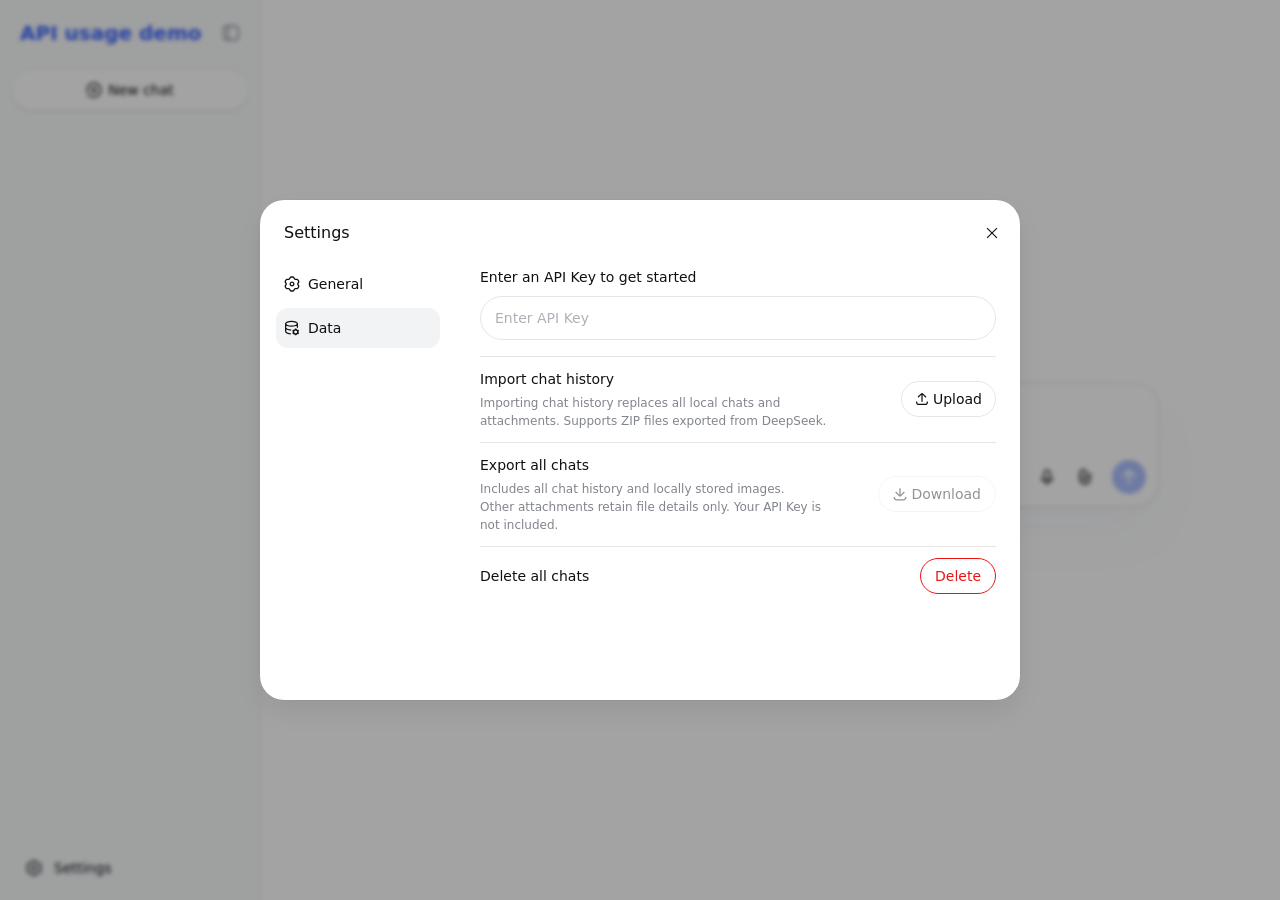
<file: index.html>
<!doctype html><html lang="zh-CN"><head><meta charset="utf-8"><meta name="viewport" content="width=device-width,initial-scale=1"><meta name="theme-color" content="#ffffff"><title>API 使用 demo</title><meta content="0.1.1" name="application-version"><script defer src="static/js/main.ee2a3c4d.js"></script><link href="static/css/main.c02ef2c6.css" rel="stylesheet"></head><body><div id="root"></div></body></html>
</file>
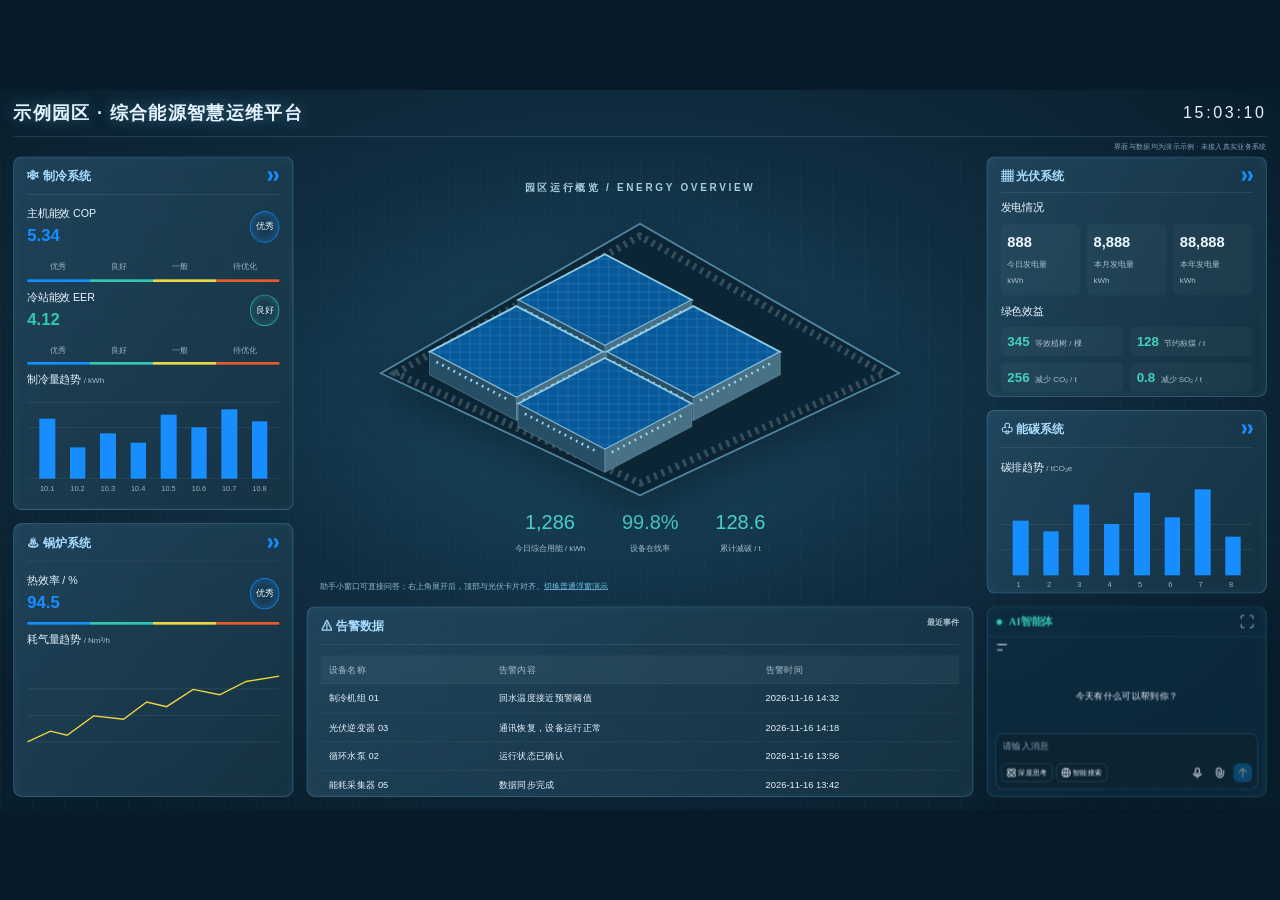
<file: screen-demo.html>
<!doctype html>
<html lang="zh-CN">
  <head>
    <meta charset="utf-8" />
    <meta name="viewport" content="width=device-width, initial-scale=1" />
    <link rel="icon" href="data:," />
    <title>综合能源大屏 · 卡片助手演示</title>
    <style>
      * {
        box-sizing: border-box;
      }
      html,
      body {
        margin: 0;
        height: 100%;
        overflow: hidden;
        background: #081b29;
      }
      body {
        font:
          16px/1.6 -apple-system,
          BlinkMacSystemFont,
          'Segoe UI',
          sans-serif;
        color: #e6f4ff;
      }
      .canvas {
        position: absolute;
        width: 1920px;
        height: 1080px;
        transform-origin: top left;
        background: radial-gradient(ellipse at 48% 42%, #1b4b66 0, #102d40 42%, #091e2c 85%);
      }
      .canvas::before {
        content: '';
        position: absolute;
        inset: 100px 0 0;
        background-image:
          linear-gradient(#70b9df07 1px, transparent 1px),
          linear-gradient(90deg, #70b9df07 1px, transparent 1px);
        background-size: 48px 48px;
        pointer-events: none;
      }
      .top {
        position: absolute;
        inset: 0 20px auto;
        height: 70px;
        display: flex;
        align-items: center;
        justify-content: space-between;
        border-bottom: 1px solid #8eb4c33b;
      }
      h1 {
        margin: 0;
        font-size: 27px;
        letter-spacing: 2px;
        font-weight: 650;
        text-shadow: 0 0 24px #71c7ff66;
      }
      .clock {
        font-size: 24px;
        letter-spacing: 4px;
        font-variant-numeric: tabular-nums;
      }
      .panel {
        background: linear-gradient(125deg, #29516aab, #163343ed);
        border: 1px solid #69a9cb70;
        border-radius: 12px;
        padding: 14px 20px;
        box-shadow: inset 0 0 16px #62b8f012;
        overflow: hidden;
      }
      h2 {
        color: #a9ddff;
        margin: 0 0 16px;
        padding-bottom: 12px;
        border-bottom: 1px solid #9bb8c52e;
        display: flex;
        justify-content: space-between;
        font-size: 18px;
        font-weight: 600;
      }
      h2 span {
        color: #168eff;
      }
      .left {
        position: absolute;
        left: 20px;
        top: 100px;
        bottom: 20px;
        width: 420px;
        display: grid;
        grid-template-rows: 530px 1fr;
        gap: 20px;
      }
      .metric {
        display: flex;
        justify-content: space-between;
        align-items: center;
        margin: 18px 0;
      }
      .metric strong {
        display: block;
        color: #168eff;
        font-size: 25px;
      }
      .metric em {
        font-style: normal;
        border: 1px solid #168eff;
        border-radius: 50%;
        padding: 12px 8px;
        box-shadow: inset 0 0 16px #168eff70;
        font-size: 13px;
      }
      .metric.green strong {
        color: #36c5b1;
      }
      .metric.green em {
        border-color: #36c5b1;
        box-shadow: inset 0 0 16px #36c5b150;
      }
      .scale {
        height: 4px;
        background: linear-gradient(
          90deg,
          #168eff 25%,
          #36c5b1 25% 50%,
          #eed644 50% 75%,
          #e75b26 75%
        );
      }
      .legend {
        display: flex;
        justify-content: space-around;
        color: #9bb2c0;
        font-size: 12px;
        padding: 8px 0;
      }
      .chart {
        height: 150px;
        display: flex;
        align-items: end;
        gap: 22px;
        padding: 12px 18px 0;
        background: repeating-linear-gradient(to top, #9bb8c51c 0 1px, transparent 1px 38px);
      }
      .chart i {
        flex: 1;
        min-width: 7px;
        background: #168eff;
        height: var(--value);
        position: relative;
      }
      .chart i::after {
        content: attr(data-label);
        position: absolute;
        top: calc(100% + 6px);
        left: 50%;
        transform: translateX(-50%);
        font-size: 11px;
        font-style: normal;
        color: #9bb2c0;
      }
      .right {
        position: absolute;
        right: 20px;
        top: 100px;
        bottom: 20px;
        width: 420px;
        display: grid;
        grid-template-rows: 360px 275px 285px;
        gap: 20px;
        isolation: isolate;
        --assistant-card-height: 285px;
      }
      .totals {
        display: grid;
        grid-template-columns: repeat(3, 1fr);
        gap: 10px;
        margin: 18px 0;
      }
      .totals div,
      .benefits div {
        background: #b3d2e20a;
        border-radius: 9px;
        padding: 10px;
      }
      .totals strong {
        display: block;
        font-size: 24px;
        color: #f0f8ff;
      }
      small {
        color: #a9becd;
        font-size: 12px;
      }
      .benefits {
        display: grid;
        grid-template-columns: 1fr 1fr;
        gap: 10px;
      }
      .benefits strong {
        color: #43d0be;
        font-size: 20px;
        margin-right: 8px;
      }
      .center {
        position: absolute;
        top: 135px;
        left: 480px;
        right: 480px;
        height: 590px;
      }
      .center h2 {
        border: 0;
        justify-content: center;
        font-size: 15px;
        letter-spacing: 4px;
        color: #a5cdde;
      }
      .facility {
        width: 100%;
        height: 430px;
        filter: drop-shadow(0 24px 32px #0005);
      }
      .overview {
        display: flex;
        justify-content: center;
        gap: 55px;
        text-align: center;
      }
      .overview strong {
        display: block;
        font-size: 30px;
        color: #4bcfca;
        font-weight: 500;
      }
      .alarms {
        position: absolute;
        left: 460px;
        right: 460px;
        bottom: 20px;
        height: 285px;
      }
      table {
        border-collapse: collapse;
        width: 100%;
        text-align: left;
        font-size: 14px;
      }
      th {
        background: #9bb8c512;
        color: #a9becd;
        font-weight: 400;
      }
      td,
      th {
        padding: 10px 12px;
        border-bottom: 1px solid #9bb8c51c;
      }
      .note {
        position: absolute;
        top: 76px;
        right: 20px;
        color: #86a8bc;
        font-size: 11px;
      }
      .left .metric {
        margin: 10px 0;
      }
      .left .chart {
        height: 125px;
      }
      .panel p {
        margin: 10px 0;
      }
      #solar-panel h2 {
        margin-bottom: 10px;
        padding-bottom: 9px;
      }
      #solar-panel .totals {
        margin: 12px 0;
      }
      #solar-panel .totals strong {
        font-size: 22px;
      }
      #solar-panel .benefits div {
        padding: 6px 10px;
      }
      .hint {
        position: absolute;
        bottom: 326px;
        left: 480px;
        color: #8db9cf;
        font-size: 12px;
      }
      a {
        color: #72c5e7;
      }
    </style>
  </head>
  <body>
    <main class="canvas" id="dashboard">
      <header class="top">
        <h1>示例园区 · 综合能源智慧运维平台</h1>
        <div class="clock">15:03:10</div>
      </header>
      <div class="note">界面与数据均为演示示例 · 未接入真实业务系统</div>
      <aside class="left">
        <section class="panel">
          <h2>❄ 制冷系统 <span>❯❯</span></h2>
          <div class="metric">
            <div>主机能效 COP<strong>5.34</strong></div>
            <em>优秀</em>
          </div>
          <div class="legend">
            <span>优秀</span><span>良好</span><span>一般</span><span>待优化</span>
          </div>
          <div class="scale"></div>
          <div class="metric green">
            <div>冷站能效 EER<strong>4.12</strong></div>
            <em>良好</em>
          </div>
          <div class="legend">
            <span>优秀</span><span>良好</span><span>一般</span><span>待优化</span>
          </div>
          <div class="scale"></div>
          <p>制冷量趋势 <small> / kWh</small></p>
          <div class="chart">
            <i style="--value: 80%" data-label="10.1"></i
            ><i style="--value: 42%" data-label="10.2"></i
            ><i style="--value: 60%" data-label="10.3"></i
            ><i style="--value: 48%" data-label="10.4"></i
            ><i style="--value: 85%" data-label="10.5"></i
            ><i style="--value: 68%" data-label="10.6"></i
            ><i style="--value: 92%" data-label="10.7"></i
            ><i style="--value: 76%" data-label="10.8"></i>
          </div>
        </section>
        <section class="panel">
          <h2>♨ 锅炉系统 <span>❯❯</span></h2>
          <div class="metric">
            <div>热效率 / %<strong>94.5</strong></div>
            <em>优秀</em>
          </div>
          <div class="scale"></div>
          <p>耗气量趋势 <small> / Nm³/h</small></p>
          <svg viewBox="0 0 380 140" width="100%" height="160" aria-label="演示耗气量趋势">
            <path d="M0 120H380M0 80H380M0 40H380" stroke="#9bb8c530" fill="none" />
            <path
              d="M0 120L35 104L60 110L100 81L145 86L180 60L210 67L250 41L290 49L330 29L380 21"
              stroke="#eed644"
              stroke-width="2"
              fill="none"
            />
          </svg>
        </section>
      </aside>
      <section class="center">
        <h2>园区运行概览 / ENERGY OVERVIEW</h2>
        <svg class="facility" viewBox="0 0 900 470" role="img" aria-label="示例园区光伏建筑示意">
          <defs>
            <pattern id="solar" width="22" height="18" patternUnits="userSpaceOnUse">
              <rect width="22" height="18" fill="#09599a" />
              <path d="M0 0H22V18H0Z" fill="none" stroke="#47b1df" stroke-width=".5" />
            </pattern>
            <g id="building">
              <path
                d="M0 0L190 -100L380 0L190 100Z"
                fill="url(#solar)"
                stroke="#90cce5"
                stroke-width="4"
              />
              <path d="M0 0L190 100V150L0 50Z" fill="#264f66" stroke="#78a3b9" />
              <path d="M190 100L380 0V50L190 150Z" fill="#497186" stroke="#78a3b9" />
              <path
                d="M15 22L175 106M205 106L365 22"
                stroke="#9bd4e6"
                stroke-width="6"
                stroke-dasharray="4 10"
              />
            </g>
          </defs>
          <path
            d="M25 260L450 15L875 260L450 460Z"
            fill="#0b2535"
            stroke="#5186a1"
            stroke-width="3"
          />
          <path
            d="M50 260L450 35L850 260L450 440Z"
            fill="none"
            stroke="#b2c8d040"
            stroke-width="12"
            stroke-dasharray="5 8"
          />
          <use href="#building" transform="translate(250 140) scale(.75)" />
          <use href="#building" transform="translate(105 225) scale(.75)" />
          <use href="#building" transform="translate(395 225) scale(.75)" />
          <use href="#building" transform="translate(250 310) scale(.75)" />
        </svg>
        <div class="overview">
          <div><strong>1,286</strong><small>今日综合用能 / kWh</small></div>
          <div><strong>99.8%</strong><small>设备在线率</small></div>
          <div><strong>128.6</strong><small>累计减碳 / t</small></div>
        </div>
      </section>
      <div class="hint">
        助手小窗口可直接问答；右上角展开后，顶部与光伏卡片对齐。<a href="./widget-demo.html"
          >切换普通浮窗演示</a
        >
      </div>
      <section class="panel alarms">
        <h2>⚠ 告警数据 <small>最近事件</small></h2>
        <table>
          <thead>
            <tr>
              <th>设备名称</th>
              <th>告警内容</th>
              <th>告警时间</th>
            </tr>
          </thead>
          <tbody>
            <tr>
              <td>制冷机组 01</td>
              <td>回水温度接近预警阈值</td>
              <td>2026-11-16 14:32</td>
            </tr>
            <tr>
              <td>光伏逆变器 03</td>
              <td>通讯恢复，设备运行正常</td>
              <td>2026-11-16 14:18</td>
            </tr>
            <tr>
              <td>循环水泵 02</td>
              <td>运行状态已确认</td>
              <td>2026-11-16 13:56</td>
            </tr>
            <tr>
              <td>能耗采集器 05</td>
              <td>数据同步完成</td>
              <td>2026-11-16 13:42</td>
            </tr>
          </tbody>
        </table>
      </section>
      <aside class="right" id="screen-assistant">
        <section class="panel" id="solar-panel">
          <h2>▦ 光伏系统 <span>❯❯</span></h2>
          <div>发电情况</div>
          <div class="totals">
            <div>
              <strong>888</strong><small>今日发电量<br />kWh</small>
            </div>
            <div>
              <strong>8,888</strong><small>本月发电量<br />kWh</small>
            </div>
            <div>
              <strong>88,888</strong><small>本年发电量<br />kWh</small>
            </div>
          </div>
          <p>绿色效益</p>
          <div class="benefits">
            <div><strong>345</strong><small>等效植树 / 棵</small></div>
            <div><strong>128</strong><small>节约标煤 / t</small></div>
            <div><strong>256</strong><small>减少 CO₂ / t</small></div>
            <div><strong>0.8</strong><small>减少 SO₂ / t</small></div>
          </div>
        </section>
        <section class="panel" id="carbon-panel">
          <h2>♧ 能碳系统 <span>❯❯</span></h2>
          <div>碳排趋势 <small> / tCO₂e</small></div>
          <div class="chart">
            <i style="--value: 60%" data-label="1月"></i
            ><i style="--value: 48%" data-label="2月"></i
            ><i style="--value: 77%" data-label="3月"></i
            ><i style="--value: 56%" data-label="4月"></i
            ><i style="--value: 90%" data-label="5月"></i
            ><i style="--value: 63%" data-label="6月"></i
            ><i style="--value: 94%" data-label="7月"></i
            ><i style="--value: 42%" data-label="8月"></i>
          </div>
        </section>
        <div id="assistant-placeholder" aria-hidden="true"></div>
      </aside>
    </main>
    <script src="./widget.js"></script>
    <script>
      const canvas = document.querySelector('#dashboard')
      function fitScreen() {
        const scale = Math.min(innerWidth / 1920, innerHeight / 1080)
        canvas.style.transform = `scale(${scale})`
        canvas.style.left = `${(innerWidth - 1920 * scale) / 2}px`
        canvas.style.top = `${(innerHeight - 1080 * scale) / 2}px`
      }
      fitScreen()
      window.addEventListener('resize', fitScreen)
      const assistant = DeepSeekWidget.mount({
        container: '#screen-assistant',
        mode: 'card',
        theme: 'screen',
        title: 'AI智能体',
        namespace: new URLSearchParams(location.search).get('namespace') || 'screen-demo',
        locale: 'zh-CN',
      })
    </script>
  </body>
</html>
</file>
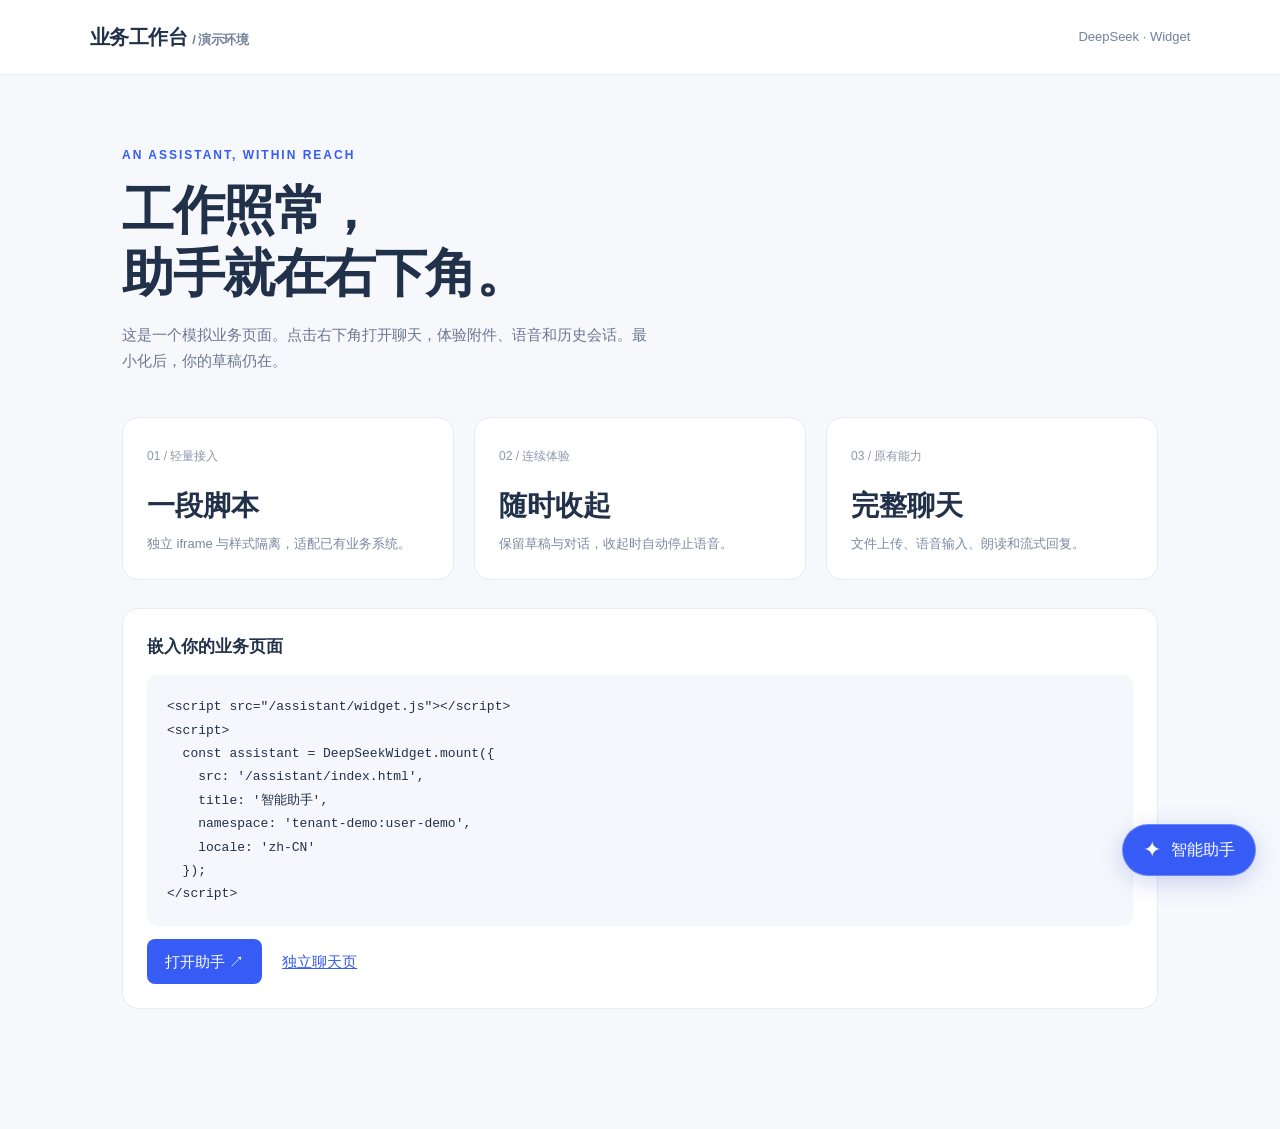
<file: widget-demo.html>
<!doctype html>
<html lang="zh-CN">
  <head>
    <meta charset="utf-8" />
    <link rel="icon" href="data:," />
    <meta name="viewport" content="width=device-width, initial-scale=1" />
    <title>浮窗助手 · 接入演示</title>
    <style>
      * {
        box-sizing: border-box;
      }
      body {
        margin: 0;
        color: #22314a;
        background: #f6f8fc;
        font:
          15px/1.7 -apple-system,
          BlinkMacSystemFont,
          'Segoe UI',
          sans-serif;
      }
      header {
        display: flex;
        align-items: center;
        justify-content: space-between;
        padding: 20px 7vw;
        background: white;
        border-bottom: 1px solid #e7ebf2;
      }
      header strong {
        letter-spacing: -0.5px;
        font-size: 20px;
      }
      header span {
        color: #75829b;
        font-size: 13px;
      }
      main {
        max-width: 1100px;
        margin: auto;
        padding: 70px 32px 120px;
      }
      .eyebrow {
        color: #365cf5;
        font-size: 12px;
        font-weight: 600;
        letter-spacing: 2px;
      }
      h1 {
        margin: 14px 0 18px;
        font-size: clamp(32px, 5vw, 52px);
        line-height: 1.2;
        letter-spacing: -1.5px;
        font-weight: 650;
      }
      .intro {
        max-width: 530px;
        color: #6b7890;
      }
      .grid {
        display: grid;
        grid-template-columns: repeat(3, 1fr);
        gap: 20px;
        margin-top: 44px;
      }
      article {
        background: white;
        border: 1px solid #e7ebf2;
        border-radius: 16px;
        padding: 24px;
      }
      article span {
        color: #8b97ad;
        font-size: 12px;
      }
      article strong {
        display: block;
        margin: 14px 0 4px;
        font-size: 28px;
        font-weight: 600;
      }
      article p {
        margin: 0;
        color: #7b88a0;
        font-size: 13px;
      }
      .integration {
        margin-top: 28px;
      }
      .integration h2 {
        font-size: 17px;
        margin: 0 0 12px;
      }
      pre {
        overflow: auto;
        border-radius: 10px;
        background: #f5f7fc;
        padding: 20px;
        font-size: 13px;
        line-height: 1.8;
      }
      button {
        border: 0;
        border-radius: 8px;
        background: #365cf5;
        padding: 10px 18px;
        color: white;
        font: inherit;
        cursor: pointer;
      }
      a {
        margin-left: 20px;
        color: #365cf5;
      }
      @media (max-width: 650px) {
        main {
          padding: 40px 20px 100px;
        }
        .grid {
          grid-template-columns: 1fr;
          gap: 12px;
        }
      }
    </style>
  </head>
  <body>
    <header>
      <strong>业务工作台 <span> / 演示环境</span></strong
      ><span>DeepSeek · Widget</span>
    </header>
    <main>
      <div class="eyebrow">AN ASSISTANT, WITHIN REACH</div>
      <h1>工作照常，<br />助手就在右下角。</h1>
      <p class="intro">
        这是一个模拟业务页面。点击右下角打开聊天，体验附件、语音和历史会话。最小化后，你的草稿仍在。
      </p>
      <div class="grid">
        <article>
          <span>01 / 轻量接入</span><strong>一段脚本</strong>
          <p>独立 iframe 与样式隔离，适配已有业务系统。</p>
        </article>
        <article>
          <span>02 / 连续体验</span><strong>随时收起</strong>
          <p>保留草稿与对话，收起时自动停止语音。</p>
        </article>
        <article>
          <span>03 / 原有能力</span><strong>完整聊天</strong>
          <p>文件上传、语音输入、朗读和流式回复。</p>
        </article>
      </div>
      <article class="integration">
        <h2>嵌入你的业务页面</h2>
        <pre>
&lt;script src="/assistant/widget.js"&gt;&lt;/script&gt;
&lt;script&gt;
  const assistant = DeepSeekWidget.mount({
    src: '/assistant/index.html',
    title: '智能助手',
    namespace: 'tenant-demo:user-demo',
    locale: 'zh-CN'
  });
&lt;/script&gt;</pre
        >
        <button id="open-assistant" type="button">打开助手 ↗</button
        ><a href="./index.html">独立聊天页</a>
      </article>
    </main>
    <script src="./widget.js"></script>
    <script>
      const assistant = DeepSeekWidget.mount({
        title: '智能助手',
        namespace: 'widget-demo',
        locale: 'zh-CN',
      })
      document.querySelector('#open-assistant').addEventListener('click', () => assistant.open())
    </script>
  </body>
</html>
</file>
<file: static/css/main.c02ef2c6.css>
.trigger-_94788{display:contents}.tooltip-_94788{z-index:2000;box-sizing:border-box;background-color:var(--dsw-alias-tooltip-bg);max-width:calc(100vw - 28px);color:var(--dsw-static-neutral-bluish-00);pointer-events:none;border-radius:10px;padding:4px 8px;font-size:12px;line-height:1.5;position:fixed}[data-ds-dark-theme] .tooltip-_94788{color:var(--dsw-alias-label-primary);box-shadow:0 6px 16px rgba(0,0,0,.08),0 3px 6px -4px rgba(0,0,0,.12),0 9px 28px 8px rgba(0,0,0,.05)}.button-_7c3cd{cursor:pointer;transition:background-color var(--ds-transition-duration) var(--ds-ease-in-out);background-color:transparent;border:none;border-radius:50%;outline:none;flex-shrink:0;justify-content:center;align-items:center;padding:0;font-size:16px;display:inline-flex}.button-_7c3cd:active:not(:disabled){background-color:var(--dsw-alias-interactive-bg-hover)}@media (hover:hover){.button-_7c3cd:hover:not(:disabled){background-color:var(--dsw-alias-interactive-bg-hover)}}.button-_7c3cd:focus-visible{box-shadow:0 0 0 2px var(--dsw-alias-button-primary-fill)}.button-_7c3cd:disabled{cursor:not-allowed;color:var(--dsw-alias-label-caption)}.xs-_7c3cd{width:var(--ds-control-height-xs);height:var(--ds-control-height-xs)}.m-_7c3cd{width:34px;height:34px}.xl-_7c3cd{width:var(--ds-control-height-xl);height:var(--ds-control-height-xl)}.tertiary-_7c3cd{color:var(--dsw-alias-label-tertiary)}.primary-_7c3cd{color:var(--dsw-alias-label-primary)}.logo-cc04e9{background-color:var(--dsw-alias-markdown-citation);border-radius:50%;display:inline-flex;overflow:hidden}.img-cc04e9{object-fit:cover;width:100%;height:100%}.placeholder-cc04e9{background-color:var(--dsw-alias-markdown-citation);justify-content:center;align-items:center;width:100%;height:100%;display:flex}.fallback-cc04e9{color:var(--dsw-alias-label-tertiary)}.fallback-cc04e9 svg{width:70%;height:70%}.group-cc04e9{-webkit-user-select:none;-moz-user-select:none;-ms-user-select:none;user-select:none;margin-left:6px;display:inline-flex}.thumbnail-cc04e9{width:16px;height:16px;box-shadow:0 0 0 1px var(--search-row-site-logo-color,var(--dsw-alias-bg-base)), 0 0 0 1px var(--dsw-alias-bg-base);flex-shrink:0;margin-left:-4px;transition:box-shadow .2s}.thumbnail-cc04e9:first-of-type{margin-left:0}.anchor-a38882{text-decoration:none}.card-a38882{cursor:pointer;flex-direction:column;display:flex}.meta-a38882{padding-top:var(--search-view-card-meta-padding-top,0);font:var(--search-view-card-meta-font,500 12px/17px var(--dsw-font-family));align-items:center;gap:6px;display:flex}.siteIcon-a38882{flex-shrink:0;width:18px;height:18px}.siteName-a38882{text-overflow:ellipsis;white-space:nowrap;color:var(--search-view-card-secondary-color,var(--dsw-alias-label-secondary));overflow:hidden}.divider-a38882{background-color:var(--dsw-alias-border-l3);width:1px;height:12px;margin:0 3px}.date-a38882{color:var(--search-view-card-secondary-color,var(--dsw-alias-label-secondary));flex-shrink:0;font-weight:400}.title-a38882{font:var(--search-view-card-title-font,500 16px/25px var(--dsw-font-family));color:var(--dsw-alias-label-primary);line-clamp:2;-webkit-line-clamp:2;-webkit-box-orient:vertical;margin-top:6px;display:-webkit-box;overflow:hidden}.snippet-a38882{color:var(--search-view-card-secondary-color,var(--dsw-alias-label-secondary));line-clamp:2;-webkit-line-clamp:2;-webkit-box-orient:vertical;margin-top:6px;font-size:13px;line-height:20px;display:-webkit-box;overflow:hidden}.panel-_5cf57{box-sizing:border-box;border-left:1px solid var(--dsw-alias-border-l2);width:calc(50vw - 4rem);max-width:390px;height:100%;color:var(--dsw-alias-label-primary);background:var(--dsw-alias-bg-base);flex-direction:column;flex-shrink:0;display:flex}.header-_5cf57{box-sizing:border-box;border-bottom:1px solid var(--dsw-alias-border-l2);flex-shrink:0;align-items:center;height:60px;padding:0 14px 0 20px;display:flex}.title-_5cf57{text-overflow:ellipsis;white-space:nowrap;flex:1;font-size:14px;font-weight:500;line-height:22px;overflow:hidden}.content-_5cf57{--search-view-card-meta-font:var(--dsw-font-xs-13);--search-view-card-meta-padding-top:2px;--search-view-card-secondary-color:var(--dsw-alias-label-tertiary);--search-view-card-title-font:500 14px/22px var(--dsw-font-family);scrollbar-color:var(--scroll-color) transparent;flex:1;min-height:0;padding:8px;overflow-y:auto}.item-_5cf57{transition:background-color var(--ds-transition-duration) var(--ds-ease-in-out);border-radius:12px;margin-bottom:6px;padding:12px}.item-_5cf57:hover{background:var(--dsw-alias-interactive-bg-hover)}@media not all and (min-width:768px){.panel-_5cf57{z-index:700;border-left:none;width:auto;max-width:none;position:fixed;top:0;bottom:0;left:0;right:0}}html[data-presentation=card] .panel-_5cf57{z-index:700;border-left:none;width:auto;max-width:none;position:absolute;top:0;bottom:0;left:0;right:0}.mask-_4f2ab{z-index:1000;cursor:copy;pointer-events:none;-webkit-backdrop-filter:blur(10px);backdrop-filter:blur(10px);background-color:rgba(255,255,255,.7);justify-content:center;align-items:center;display:flex;position:fixed;top:0;bottom:0;left:0;right:0}[data-ds-dark-theme] .mask-_4f2ab{background-color:rgba(39,39,48,.7)}.wrap-_4f2ab{box-sizing:border-box;width:100%;color:var(--dsw-alias-label-primary);text-align:center;flex-direction:column;align-items:center;margin-top:-3%;padding:0 40px;display:flex}.title-_4f2ab{margin-top:16px;font-size:20px;line-height:28px}.desc-_4f2ab{color:var(--dsw-alias-label-tertiary);margin-top:16px;font-size:14px;line-height:22px}.card-_282ec{box-sizing:border-box;border:1px solid var(--dsw-alias-border-l2);background-color:var(--dsw-specific-input-major);cursor:default;border-radius:16px;flex-shrink:0;align-items:center;width:240px;min-height:64px;padding:0 12px 0 14px;transition:background-color .2s ease-in-out;display:flex;position:relative}.card-_282ec:hover .remove-_282ec{opacity:1}.clickable-_282ec{cursor:pointer}.clickable-_282ec:hover{background-color:var(--dsw-alias-interactive-bg-hover)}.editable-_282ec{padding-right:24px}.failed-_282ec{border-color:var(--dsw-alias-state-error-primary)}.failed-_282ec .subCaption-_282ec{color:var(--dsw-alias-state-error-primary)}.icon-_282ec{width:28px;height:28px;color:var(--dsw-alias-label-tertiary);flex-shrink:0;justify-content:center;align-items:center;margin-right:10px;display:flex}.retry-_282ec svg{width:18px;height:18px;color:var(--dsw-alias-label-secondary)}.spinner-_282ec{box-sizing:border-box;border:2px solid var(--dsw-alias-border-l2);border-top-color:var(--dsw-alias-label-tertiary);border-radius:50%;width:16px;height:16px;animation:.8s linear infinite spin-_282ec}@keyframes spin-_282ec{to{transform:rotate(360deg)}}.content-_282ec{-webkit-user-select:none;-moz-user-select:none;-ms-user-select:none;user-select:none;flex:1;min-width:0;padding:10px 0}.caption-_282ec{white-space:nowrap;text-overflow:ellipsis;color:var(--dsw-alias-label-primary);font-size:14px;font-weight:400;line-height:22px;overflow:hidden}.subCaption-_282ec{white-space:nowrap;text-overflow:ellipsis;color:var(--dsw-alias-label-tertiary);font-size:12px;line-height:18px;overflow:hidden}.remove-_282ec{width:18px;height:18px;color:var(--dsw-alias-label-primary-inverted);background-color:var(--dsw-alias-button-contrast-fill);cursor:pointer;opacity:0;border:none;border-radius:50%;justify-content:center;align-items:center;padding:0;transition:opacity .2s ease-in-out;display:flex;position:absolute;top:4px;right:4px}.invalidRemove-_282ec{opacity:1;color:var(--dsw-alias-label-primary-foreground);background-color:var(--dsw-alias-state-error-primary)}.wrapper-ed6f47{--line-height:24px;--input-padding-top:12px;box-sizing:border-box;cursor:text;width:100%;font-size:16px;line-height:var(--line-height);border:1px solid var(--dsw-alias-border-l2-darkmode-thin);background:var(--dsw-specific-input-major);border-radius:24px;flex-direction:column;display:flex;overflow:hidden}.session-ed6f47{box-shadow:0 4px 10px rgba(0,0,0,.02),0 2px 4px rgba(0,0,0,.04)}.home-ed6f47{box-shadow:0 4px 12px rgba(0,0,0,.02),0 2px 2px rgba(72,104,178,.01),0 30px 60px rgba(72,104,178,.03)}[data-ds-dark-theme] .home-ed6f47{box-shadow:none}.attachments-ed6f47{cursor:default;align-items:flex-end;gap:10px;padding:12px 12px 0;display:flex;overflow-x:auto}.attachment-ed6f47{box-sizing:border-box;border:1px solid var(--dsw-alias-border-l2);background-color:var(--dsw-alias-bg-skeleton);border-radius:16px;flex-shrink:0;width:64px;height:64px;position:relative;overflow:hidden}.attachment-ed6f47 img{object-fit:cover;width:100%;height:100%;display:block}.attachment-ed6f47:hover .remove-ed6f47{opacity:1}.uploading-ed6f47{background-color:rgba(0,0,0,.3);position:absolute;top:0;bottom:0;left:0;right:0}.uploading-ed6f47:after{content:"";border:2px solid rgba(255,255,255,.4);border-top-color:#fff;border-radius:50%;width:16px;height:16px;margin:-10px 0 0 -10px;animation:.8s linear infinite spin-ed6f47;position:absolute;top:50%;left:50%}@keyframes spin-ed6f47{to{transform:rotate(360deg)}}.attachmentFailed-ed6f47{border-color:var(--dsw-alias-state-error-primary)}.failed-ed6f47{cursor:pointer;color:var(--dsw-static-neutral-bluish-00);background-color:rgba(0,0,0,.48);border:none;flex-direction:column;justify-content:center;align-items:center;padding:0 3px;display:flex;position:absolute;top:0;bottom:0;left:0;right:0}.failed-ed6f47 svg{width:18px;height:18px}.failedStatic-ed6f47{cursor:default;background-color:rgba(0,0,0,.24);justify-content:flex-end;padding-bottom:7px}.failedReason-ed6f47{text-align:center;word-break:break-word;-webkit-line-clamp:2;-webkit-box-orient:vertical;max-width:100%;margin-top:2px;font-size:11px;font-weight:500;line-height:14px;display:-webkit-box;overflow:hidden}.remove-ed6f47{z-index:1;width:18px;height:18px;color:var(--dsw-alias-label-primary-inverted);background-color:var(--dsw-alias-button-contrast-fill);-webkit-filter:drop-shadow(0 0 .5px rgba(0,0,0,.2));filter:drop-shadow(0 0 .5px rgba(0,0,0,.2));cursor:pointer;opacity:0;transition:opacity var(--ds-transition-duration) var(--ds-ease-in-out);border:none;border-radius:50%;justify-content:center;align-items:center;padding:0;display:flex;position:absolute;top:4px;right:4px}.invalidRemove-ed6f47{opacity:1;color:var(--dsw-alias-label-primary-foreground);background-color:var(--dsw-alias-state-error-primary)}.textareaWrapper-ed6f47{width:100%;position:relative}.textarea-ed6f47,.mirror-ed6f47{box-sizing:border-box;width:100%;min-height:calc(var(--line-height) * 2 + var(--input-padding-top));padding:var(--input-padding-top) 12px 0 16px;font:inherit;line-height:inherit;font-variant-ligatures:no-contextual;word-break:break-word;white-space:pre-wrap;border:none;margin:0;display:block;overflow:auto}.textarea-ed6f47{resize:none;overscroll-behavior:contain;height:100%;color:var(--dsw-alias-label-primary);caret-color:var(--dsw-alias-brand-text);background-color:transparent;outline:none;position:absolute}.textarea-ed6f47::-webkit-input-placeholder{color:var(--dsw-alias-label-caption);-webkit-user-select:none;-moz-user-select:none;-ms-user-select:none;user-select:none}.textarea-ed6f47::-ms-input-placeholder{color:var(--dsw-alias-label-caption);-webkit-user-select:none;-moz-user-select:none;-ms-user-select:none;user-select:none}.textarea-ed6f47::placeholder{color:var(--dsw-alias-label-caption);-webkit-user-select:none;-moz-user-select:none;-ms-user-select:none;user-select:none}.textareaHidden-ed6f47{visibility:hidden}@media not all and (min-width:440px){.textarea-ed6f47,.mirror-ed6f47{min-height:calc(var(--line-height) * 1.25 + var(--input-padding-top))}}.mirror-ed6f47{visibility:hidden;pointer-events:none;max-height:336px}@media not all and (min-width:768px){.wrapper-ed6f47{max-height:calc(var(--app-viewport-height,100dvh) - 120px);flex-shrink:0}.textareaWrapper-ed6f47{min-height:0}.attachments-ed6f47,.functionRow-ed6f47{flex-shrink:0}}.functionRow-ed6f47{align-items:center;gap:8px;margin-top:4px;padding:12px;display:flex}.toggles-ed6f47{flex:1;align-items:center;gap:10px;min-width:0;display:flex}.collapsedToggles-ed6f47 .toggleLabel-ed6f47{display:none}.toggle-ed6f47{border:1px solid var(--dsw-alias-border-l2);height:34px;color:var(--dsw-alias-label-primary);font:inherit;white-space:nowrap;cursor:pointer;-webkit-user-select:none;-moz-user-select:none;-ms-user-select:none;user-select:none;background-color:transparent;border-radius:18px;flex-shrink:0;justify-content:center;align-items:center;gap:4px;padding:0 12px;font-size:13px;font-weight:500;line-height:20px;transition-property:border,background;transition-duration:.2s;display:inline-flex}.toggle-ed6f47:hover:not(:disabled){background-color:var(--dsw-alias-interactive-bg-hover)}.toggle-ed6f47:disabled{opacity:.4;cursor:not-allowed}.toggle-ed6f47.selected-ed6f47{background-color:var(--dsw-alias-button-ghost-active-fill);color:var(--dsw-alias-brand-text);border-color:var(--dsw-alias-button-ghost-active-border)}.toggle-ed6f47.selected-ed6f47:hover{background-color:var(--dsw-alias-button-ghost-active-hover)}.right-ed6f47{flex-shrink:0;align-items:center;gap:4px;margin-left:auto;display:flex}.sendButton-ed6f47{background:var(--dsw-alias-button-primary-fill);width:34px;height:34px;color:var(--dsw-static-neutral-bluish-00);cursor:pointer;border:none;border-radius:50%;flex-shrink:0;justify-content:center;align-items:center;margin-left:6px;padding:0;transition:background .2s;display:flex}.sendButton-ed6f47:not(.disabled-ed6f47):hover{background:var(--dsw-alias-button-primary-hover)}.sendButton-ed6f47.disabled-ed6f47{opacity:.4;cursor:not-allowed}html[data-presentation=card] .wrapper-ed6f47{--line-height:20px;--input-padding-top:8px;border-radius:var(--chat-radius,14px);max-height:min(180px,55dvh);font-size:14px}:is(html[data-presentation=card] .textarea-ed6f47,html[data-presentation=card] .mirror-ed6f47){min-height:36px;padding-left:10px;padding-right:10px}html[data-presentation=card] .functionRow-ed6f47{gap:4px;margin-top:0;padding:5px 8px 7px}html[data-presentation=card] .toggles-ed6f47{gap:5px}html[data-presentation=card] .toggle-ed6f47{border-radius:7px;gap:3px;height:28px;padding:0 7px;font-size:11px}html[data-presentation=card] .right-ed6f47{gap:0}html[data-presentation=card] .right-ed6f47>button{width:28px;height:28px}html[data-presentation=card] .sendButton-ed6f47{border-radius:8px;width:28px;height:28px;margin-left:3px}html[data-presentation=card] .attachments-ed6f47{gap:6px;padding:8px 8px 0}html[data-presentation=card] .attachment-ed6f47{border-radius:8px;width:44px;height:44px}.timer-_1bdad{color:var(--dsw-alias-label-caption);font-variant-numeric:tabular-nums;white-space:nowrap;flex-shrink:0;align-items:center;font-size:12px;line-height:17px;display:inline-flex}@media not all and (min-width:768px){.timer-_1bdad{display:none}}.button-_1bdad{width:34px;height:34px;color:var(--dsw-alias-label-primary);cursor:pointer;transition:background-color var(--ds-transition-duration) var(--ds-ease-in-out);background-color:transparent;border:none;border-radius:50%;outline:none;flex-shrink:0;justify-content:center;align-items:center;padding:0;display:inline-flex}.button-_1bdad:active:not(.recording-_1bdad):not(.disabled-_1bdad){background-color:var(--dsw-alias-interactive-bg-hover)}@media (hover:hover){.button-_1bdad:hover:not(.recording-_1bdad):not(.disabled-_1bdad){background-color:var(--dsw-alias-interactive-bg-hover)}}.button-_1bdad:focus-visible{box-shadow:0 0 0 2px var(--dsw-alias-button-primary-fill)}.disabled-_1bdad{color:var(--dsw-alias-label-caption);cursor:not-allowed}.active-_1bdad{justify-content:center;align-items:center;width:26px;height:26px;display:flex;position:relative}.halo-_1bdad{background-color:var(--dsw-alias-brand-primary);opacity:.2;border-radius:50%;animation:.15s ease-out both haloEnter-_1bdad,1.8s ease-in-out .15s infinite haloBreath-_1bdad;position:absolute;top:0;bottom:0;left:0;right:0}.core-_1bdad{background-color:var(--dsw-alias-brand-primary);opacity:.75;border-radius:50%;animation:.2s ease-out .14s both coreEnter-_1bdad;position:absolute;top:2px;bottom:2px;left:2px;right:2px}.outline-_1bdad{color:var(--dsw-alias-brand-primary);animation:.12s ease-out .14s both fadeOut-_1bdad;display:flex;position:absolute}.glyph-_1bdad{color:var(--dsw-static-neutral-bluish-00);animation:.1s ease-out .26s both fadeIn-_1bdad;display:flex;position:relative}@keyframes haloEnter-_1bdad{0%{opacity:0;transform:scale(.6)}to{opacity:.2;transform:scale(1)}}@keyframes haloBreath-_1bdad{0%,to{scale:1}50%{scale:1.1}}@keyframes coreEnter-_1bdad{0%{opacity:0;transform:scale(.6)}to{opacity:.75;transform:scale(1)}}@keyframes fadeOut-_1bdad{to{opacity:0}}@keyframes fadeIn-_1bdad{0%{opacity:0}}@media (prefers-reduced-motion:reduce){.halo-_1bdad,.core-_1bdad,.glyph-_1bdad{animation:none}.outline-_1bdad{display:none}.halo-_1bdad{scale:none}}.loading-_1bdad{box-sizing:border-box;border:1.5px solid var(--dsw-alias-border-l2);border-top-color:var(--dsw-alias-label-tertiary);border-radius:50%;width:14px;height:14px;animation:.8s linear infinite spin-_1bdad}@keyframes spin-_1bdad{to{transform:rotate(360deg)}}.spectrum-_62476{opacity:.7;pointer-events:none;justify-content:center;align-items:center;gap:3px;height:36px;display:flex;position:absolute;top:calc(50% + 8px);left:16px;right:12px;translate:0 -50%}.bar-_62476{background-color:var(--dsw-alias-button-info-hover,#679efe);transform-origin:50%;will-change:transform;border-radius:1px;flex-shrink:0;width:2px;height:5px}.button-_074b8{box-sizing:border-box;min-width:72px;font:inherit;cursor:pointer;white-space:nowrap;-webkit-user-select:none;-moz-user-select:none;-ms-user-select:none;user-select:none;transition:background-color var(--ds-transition-duration) var(--ds-ease-in-out), opacity var(--ds-transition-duration) var(--ds-ease-in-out);border:1px solid transparent;border-radius:4096px;outline:none;justify-content:center;align-items:center;padding:0 14px;font-size:14px;font-weight:500;line-height:22px;display:inline-flex}.button-_074b8:focus-visible{box-shadow:0 0 0 2px var(--dsw-alias-button-primary-fill)}.button-_074b8:disabled{opacity:.45;cursor:not-allowed}.l-_074b8{height:var(--ds-control-height-l)}.m-_074b8{height:var(--ds-control-height-m);gap:4px}.m-_074b8 svg{width:14px;height:14px}.s-_074b8{height:var(--ds-control-height-s);min-width:58px}.block-_074b8{width:100%}.primary-_074b8{color:var(--dsw-alias-label-primary-foreground);background-color:var(--dsw-alias-button-primary-fill)}.primary-_074b8:hover:not(:disabled){background-color:var(--dsw-alias-button-primary-hover)}.outlined-_074b8{color:var(--dsw-alias-label-primary);border-color:var(--dsw-alias-border-l2);background-color:transparent;font-weight:400}.outlined-_074b8:hover:not(:disabled){background-color:var(--dsw-alias-interactive-bg-hover)}.danger-_074b8{color:var(--dsw-static-neutral-bluish-00);background-color:var(--dsw-alias-state-error-primary)}.danger-_074b8:hover:not(:disabled){background-color:var(--dsw-alias-state-error-secondary)}.dangerOutlined-_074b8{color:var(--dsw-alias-state-error-primary);border-color:var(--dsw-alias-state-error-primary);background-color:transparent;font-weight:400}.dangerOutlined-_074b8:hover:not(:disabled){background-color:var(--dsw-alias-interactive-bg-hover-danger)}.dangerOutlined-_074b8:focus-visible{box-shadow:0 0 0 2px var(--dsw-alias-state-error-primary)}.card-bab5a2{z-index:950;box-sizing:border-box;border:1px solid var(--dsw-alias-border-inverted);background:var(--dsw-specific-menu);max-width:355px;box-shadow:var(--dsw-shadow-lv3);border-radius:12px;padding:16px;position:fixed}.container-_094a5{justify-content:space-between;align-items:center;width:100%;padding:6px;display:flex}.name-_094a5{color:var(--dsw-alias-label-primary);font-family:var(--ds-font-family-code);margin-left:8px;font-size:12px;line-height:18px}.button-_094a5{height:28px;color:var(--dsw-alias-label-secondary);font:inherit;cursor:pointer;-webkit-user-select:none;-moz-user-select:none;-ms-user-select:none;user-select:none;background:0 0;border:none;border-radius:8px;align-items:center;gap:3px;padding:0 10px;font-size:13px;line-height:20px;display:inline-flex}.button-_094a5:active{background-color:var(--dsw-alias-interactive-bg-hover)}@media (hover:hover){.button-_094a5:hover{background-color:var(--dsw-alias-interactive-bg-hover)}}.button-_094a5 svg{width:14px;height:14px}.ds-markdown{font:var(--dsw-font-markdown-base);color:var(--dsw-alias-label-primary)}.ds-markdown strong{font-weight:600}.ds-markdown img{max-width:100%}.ds-markdown h1{font:var(--dsw-font-markdown-h1)}.ds-markdown h2{font:var(--dsw-font-markdown-h2)}.ds-markdown h3{font:var(--dsw-font-markdown-h3)}.ds-markdown h4{font:var(--dsw-font-markdown-h4)}.ds-markdown h5,.ds-markdown h6{font:var(--dsw-font-markdown-base-strong)}.ds-markdown h1 strong,.ds-markdown h2 strong,.ds-markdown h3 strong,.ds-markdown h4 strong,.ds-markdown h5 strong,.ds-markdown h6 strong{font-weight:inherit}.ds-markdown h1,.ds-markdown h2,.ds-markdown h3{margin:32px 0 16px}.ds-markdown h4,.ds-markdown h5,.ds-markdown h6,.ds-markdown .ds-markdown-paragraph{margin:16px 0}.ds-markdown h4+ul,.ds-markdown h5+ul,.ds-markdown h6+ul,.ds-markdown h4+ol,.ds-markdown h5+ol,.ds-markdown h6+ol{margin-top:8px}:is(.ds-markdown h4:has(+ul),.ds-markdown h5:has(+ul),.ds-markdown h6:has(+ul),.ds-markdown h4:has(+ol),.ds-markdown h5:has(+ol),.ds-markdown h6:has(+ol)){margin-bottom:8px}.ds-markdown a:not(.ds-a){color:var(--dsw-alias-brand-text);transition:box-shadow var(--ds-transition-duration) var(--ds-ease-in-out);border:2px solid rgba(255,255,255,0);border-width:2px 3px;margin-left:-3px;margin-right:-3px;text-decoration:none;position:relative}.ds-markdown a:not(.ds-a):hover,.ds-markdown a:not(.ds-a) :focus{-webkit-text-decoration:underline var(--dsw-alias-brand-text);-webkit-text-decoration:underline var(--dsw-alias-brand-text);text-decoration:underline var(--dsw-alias-brand-text);outline:none}.ds-markdown a:not(.ds-a):focus-visible{box-shadow:0 0 0 2px var(--dsw-alias-brand-text)}.ds-markdown li>ul,.ds-markdown li>ol{margin-top:4px}.ds-markdown ul,.ds-markdown ol{margin:16px 0;padding-left:18px}.ds-markdown li:not(:first-child){margin-top:6px}.ds-markdown li::marker{color:var(--dsw-alias-label-secondary);line-height:28px}.ds-markdown ul>.ds-markdown-task-list-item{list-style:none}.ds-markdown ul>.ds-markdown-task-list-item>.ds-markdown-task-checkbox{margin-left:-18px}.ds-markdown .ds-markdown-task-list-item>.ds-markdown-task-checkbox{color:var(--dsw-alias-label-secondary)}.ds-markdown .ds-markdown-task-list-item>.ds-markdown-task-checkbox+.ds-markdown-paragraph{display:inline}.ds-markdown ul ol,.ds-markdown ol ol{padding-left:0;list-style-position:inside}:is(.ds-markdown ul ol,.ds-markdown ol ol) li p{display:inline}.ds-markdown hr{background:var(--dsw-alias-border-l2);border:none;height:1px;margin:32px 0;display:block}.ds-markdown blockquote{border-left:2px solid var(--dsw-alias-label-caption);margin:16px 0 0;padding-left:14px}.ds-markdown table{border-collapse:collapse;width:-webkit-max-content;width:-moz-max-content;width:max-content;max-width:-webkit-max-content;max-width:-moz-max-content;max-width:max-content}.ds-markdown th{border-bottom:1px solid var(--dsw-alias-border-l3);font:var(--dsw-font-markdown-table-head);border-top:none;min-width:100px;max-width:min(30vw,320px);padding:10px 16px}.ds-markdown th:not(:-webkit-any(:lang(ae),:lang(ar),:lang(arc),:lang(bcc),:lang(bqi),:lang(ckb),:lang(dv),:lang(fa),:lang(glk),:lang(he),:lang(ku),:lang(mzn),:lang(nqo),:lang(pnb),:lang(ps),:lang(sd),:lang(ug),:lang(ur),:lang(yi))){text-align:left}.ds-markdown th:not(:-moz-any(:lang(ae),:lang(ar),:lang(arc),:lang(bcc),:lang(bqi),:lang(ckb),:lang(dv),:lang(fa),:lang(glk),:lang(he),:lang(ku),:lang(mzn),:lang(nqo),:lang(pnb),:lang(ps),:lang(sd),:lang(ug),:lang(ur),:lang(yi))){text-align:left}.ds-markdown th:not(:is(:lang(ae),:lang(ar),:lang(arc),:lang(bcc),:lang(bqi),:lang(ckb),:lang(dv),:lang(fa),:lang(glk),:lang(he),:lang(ku),:lang(mzn),:lang(nqo),:lang(pnb),:lang(ps),:lang(sd),:lang(ug),:lang(ur),:lang(yi))){text-align:left}.ds-markdown th:-webkit-any(:lang(ae),:lang(ar),:lang(arc),:lang(bcc),:lang(bqi),:lang(ckb),:lang(dv),:lang(fa),:lang(glk),:lang(he),:lang(ku),:lang(mzn),:lang(nqo),:lang(pnb),:lang(ps),:lang(sd),:lang(ug),:lang(ur),:lang(yi)){text-align:right}.ds-markdown th:-moz-any(:lang(ae),:lang(ar),:lang(arc),:lang(bcc),:lang(bqi),:lang(ckb),:lang(dv),:lang(fa),:lang(glk),:lang(he),:lang(ku),:lang(mzn),:lang(nqo),:lang(pnb),:lang(ps),:lang(sd),:lang(ug),:lang(ur),:lang(yi)){text-align:right}.ds-markdown th:is(:lang(ae),:lang(ar),:lang(arc),:lang(bcc),:lang(bqi),:lang(ckb),:lang(dv),:lang(fa),:lang(glk),:lang(he),:lang(ku),:lang(mzn),:lang(nqo),:lang(pnb),:lang(ps),:lang(sd),:lang(ug),:lang(ur),:lang(yi)){text-align:right}.ds-markdown th:first-child{padding-left:0}.ds-markdown td{border-bottom:1px solid var(--dsw-alias-border-l2);font:var(--dsw-font-markdown-table);min-width:100px;max-width:min(30vw,320px);padding:10px 16px}.ds-markdown td:first-child{padding-left:0}.ds-markdown td:last-child{padding-right:0}.ds-markdown pre{font-family:var(--ds-font-family-code);margin:16px 0;overflow:auto}.ds-markdown code{box-sizing:border-box;font:var(--dsw-font-markdown-code);font-family:var(--ds-font-family-code);background-color:var(--dsw-alias-markdown-inline-code);border-radius:6px;align-items:center;padding:0 5px;display:inline-flex;font-size:.875em!important}:is(.ds-markdown h1,.ds-markdown h2,.ds-markdown h3,.ds-markdown h4,.ds-markdown h5,.ds-markdown h6) code{font:inherit;font-family:var(--ds-font-family-code)}.ds-markdown table code{font-size:13px}.ds-markdown-math.katex-display{text-align:center;max-width:100%;padding:4px;display:block;overflow-x:auto;overflow-y:hidden}.ds-markdown>* .ds-markdown-math{margin:16px 0}.ds-markdown>* .ds-markdown-math:first-child{margin-top:0}.ds-markdown>* .ds-markdown-math:last-child{margin-bottom:0}.ds-markdown li>.ds-markdown-paragraph{margin:8px 0}.ds-markdown li>:first-child{margin-top:0}.ds-markdown li>:last-child:not(.md-code-block){margin-bottom:0}.ds-markdown .ds-markdown-paragraph:first-child{margin-top:0!important}.ds-markdown .ds-markdown-paragraph:last-child{margin-bottom:0!important}.ds-markdown>:first-child{margin-top:0!important}.ds-markdown>:last-child{margin-bottom:0!important}.ds-markdown-html{font-family:var(--ds-font-family-code)}.ds-markdown-cite{font-variant:tabular-nums;min-width:14px;height:14px;box-shadow:inset 0 0 0 .5px var(--dsw-alias-border-l1);box-sizing:border-box;-webkit-user-select:none;-moz-user-select:none;-ms-user-select:none;user-select:none;white-space:nowrap;background:var(--dsw-alias-markdown-placeholder);font:500 9px/14px var(--ds-font-family-code);color:var(--dsw-alias-label-tertiary);cursor:pointer;border-radius:6px 6px 6px 0;flex-shrink:0;justify-content:center;align-items:center;margin:0 2px;padding:0 4px;display:inline-flex;position:relative;top:-5px}.ds-markdown-cite+.ds-markdown-cite{margin-left:0}.ds-markdown-cite:hover{background:var(--dsw-alias-markdown-citation)}.ds-markdown .md-code-block{margin:16px 0}.md-code-block{--dsl-code-block-banner-background-color:var(--dsw-alias-markdown-code-block-banner);--dsl-code-block-border-radius:12px;--dsl-code-block-banner-font:var(--dsw-font-xs-13);--dsl-code-block-content-font:var(--dsw-font-markdown-code-block);color:var(--dsw-alias-label-primary);background:var(--dsw-alias-markdown-code-block);border-radius:var(--dsl-code-block-border-radius)}.md-code-block:not(:last-child){margin-bottom:11px}.md-code-block-banner{background:var(--dsl-code-block-banner-background-color);font:var(--dsl-code-block-banner-font);border-top-left-radius:var(--dsl-code-block-border-radius);border-top-right-radius:var(--dsl-code-block-border-radius);justify-content:space-between;display:flex}.md-code-block>pre{font:var(--dsl-code-block-content-font);white-space:pre-wrap;word-break:break-all;padding:16px;margin:0!important}.markdown-table-wrapper{overflow-x:auto}.md-code-block-switch{gap:4px;display:flex}.md-code-block-switch [aria-pressed=true]{background:var(--dsw-alias-markdown-code-block);color:var(--dsw-alias-label-primary)}.md-mermaid-diagram{text-align:center;padding:16px;overflow:auto}.md-mermaid-diagram>svg{max-width:100%;height:auto;margin:0 auto;display:block}.md-mermaid-status{min-height:160px;color:var(--dsw-alias-label-secondary);justify-content:center;align-items:center;padding:16px;font-size:14px;display:flex}body.dark .md-code-block .token.comment,body.dark .md-code-block .token.prolog,body.dark .md-code-block .token.doctype,body.dark .md-code-block .token.cdata{color:#8da1b9}body.dark .md-code-block .token.punctuation{color:#e3eaf2}body.dark .md-code-block .token.delimiter.important,body.dark .md-code-block .token.selector .parent,body.dark .md-code-block .token.tag,body.dark .md-code-block .token.tag .token.punctuation{color:#6cc}body.dark .md-code-block .token.attr-name,body.dark .md-code-block .token.boolean,body.dark .md-code-block .token.boolean.important,body.dark .md-code-block .token.number,body.dark .md-code-block .token.constant,body.dark .md-code-block .token.selector .token.attribute{color:#e6d37a}body.dark .md-code-block .token.class-name,body.dark .md-code-block .token.key,body.dark .md-code-block .token.parameter,body.dark .md-code-block .token.property,body.dark .md-code-block .token.property-access,body.dark .md-code-block .token.variable{color:#6cb8e6}body.dark .md-code-block .token.attr-value,body.dark .md-code-block .token.inserted,body.dark .md-code-block .token.color,body.dark .md-code-block .token.selector .token.value,body.dark .md-code-block .token.string,body.dark .md-code-block .token.string .token.url-link{color:#91d076}body.dark .md-code-block .token.builtin,body.dark .md-code-block .token.keyword-array,body.dark .md-code-block .token.package,body.dark .md-code-block .token.regex{color:#f4adf4}body.dark .md-code-block .token.function,body.dark .md-code-block .token.selector .token.class,body.dark .md-code-block .token.selector .token.id{color:#c699e3}body.dark .md-code-block .token.atrule .token.rule,body.dark .md-code-block .token.combinator,body.dark .md-code-block .token.keyword,body.dark .md-code-block .token.operator,body.dark .md-code-block .token.pseudo-class,body.dark .md-code-block .token.pseudo-element,body.dark .md-code-block .token.selector,body.dark .md-code-block .token.unit{color:#e9ae7e}body.dark .md-code-block .token.deleted,body.dark .md-code-block .token.important{color:#cd6660}body.dark .md-code-block .token.keyword-this,body.dark .md-code-block .token.this{color:#6cb8e6}body.dark .md-code-block .token.important,body.dark .md-code-block .token.keyword-this,body.dark .md-code-block .token.this,body.dark .md-code-block .token.bold{font-weight:700}body.dark .md-code-block .token.delimiter.important{font-weight:inherit}body.dark .md-code-block .token.italic{font-style:italic}body.dark .md-code-block .token.entity{cursor:help}body.dark .md-code-block .language-markdown .token.title,body.dark .md-code-block .language-markdown .token.title .token.punctuation{color:#6cb8e6;font-weight:700}body.dark .md-code-block .language-markdown .token.blockquote.punctuation{color:#f4adf4}body.dark .md-code-block .language-markdown .token.code{color:#6cc}body.dark .md-code-block .language-markdown .token.hr.punctuation{color:#6cb8e6}body.dark .md-code-block .language-markdown .token.url .token.content{color:#91d076}body.dark .md-code-block .language-markdown .token.url-link{color:#e6d37a}body.dark .md-code-block .language-markdown .token.list.punctuation{color:#f4adf4}body.dark .md-code-block .language-markdown .token.table-header,body.dark .md-code-block .language-json .token.operator{color:#e3eaf2}body.dark .md-code-block .language-scss .token.variable{color:#6cc}body.dark .md-code-block .token.token.tab:not(:empty):before,body.dark .md-code-block .token.token.cr:before,body.dark .md-code-block .token.token.lf:before,body.dark .md-code-block .token.token.space:before{color:#8da1b9}body.dark .md-code-block div.code-toolbar>.toolbar.toolbar>.toolbar-item>a,body.dark .md-code-block div.code-toolbar>.toolbar.toolbar>.toolbar-item>button{color:#111b27;background:#6cb8e6}body.dark .md-code-block div.code-toolbar>.toolbar.toolbar>.toolbar-item>a:hover,body.dark .md-code-block div.code-toolbar>.toolbar.toolbar>.toolbar-item>a:focus,body.dark .md-code-block div.code-toolbar>.toolbar.toolbar>.toolbar-item>button:hover,body.dark .md-code-block div.code-toolbar>.toolbar.toolbar>.toolbar-item>button:focus{color:#111b27;background:rgba(108,184,230,.855);text-decoration:none}body.dark .md-code-block div.code-toolbar>.toolbar.toolbar>.toolbar-item>span,body.dark .md-code-block div.code-toolbar>.toolbar.toolbar>.toolbar-item>span:hover,body.dark .md-code-block div.code-toolbar>.toolbar.toolbar>.toolbar-item>span:focus{color:#111b27;background:#8da1b9}body.dark .md-code-block .line-highlight.line-highlight{background:linear-gradient(90deg,rgba(60,82,109,.373) 70%,rgba(60,82,109,.333))}body.dark .md-code-block .line-highlight.line-highlight:before,body.dark .md-code-block .line-highlight.line-highlight[data-end]:after{color:#111b27;background-color:#8da1b9;box-shadow:0 1px #3c526d}body.dark .md-code-block pre[id].linkable-line-numbers.linkable-line-numbers span.line-numbers-rows>span:hover:before{background-color:rgba(141,161,185,.094)}body.dark .md-code-block .line-numbers.line-numbers .line-numbers-rows{background:rgba(11,18,27,.48);border-right:1px solid #0b121b}body.dark .md-code-block .line-numbers .line-numbers-rows>span:before{color:rgba(141,161,185,.855)}body.dark .md-code-block .rainbow-braces .token.token.punctuation.brace-level-1,body.dark .md-code-block .rainbow-braces .token.token.punctuation.brace-level-5,body.dark .md-code-block .rainbow-braces .token.token.punctuation.brace-level-9{color:#e6d37a}body.dark .md-code-block .rainbow-braces .token.token.punctuation.brace-level-2,body.dark .md-code-block .rainbow-braces .token.token.punctuation.brace-level-6,body.dark .md-code-block .rainbow-braces .token.token.punctuation.brace-level-10{color:#f4adf4}body.dark .md-code-block .rainbow-braces .token.token.punctuation.brace-level-3,body.dark .md-code-block .rainbow-braces .token.token.punctuation.brace-level-7,body.dark .md-code-block .rainbow-braces .token.token.punctuation.brace-level-11{color:#6cb8e6}body.dark .md-code-block .rainbow-braces .token.token.punctuation.brace-level-4,body.dark .md-code-block .rainbow-braces .token.token.punctuation.brace-level-8,body.dark .md-code-block .rainbow-braces .token.token.punctuation.brace-level-12{color:#c699e3}body.dark .md-code-block pre.diff-highlight>code .token.token.deleted:not(.prefix),body.dark .md-code-block pre>code.diff-highlight .token.token.deleted:not(.prefix){background-color:rgba(205,102,96,.12)}body.dark .md-code-block pre.diff-highlight>code .token.token.inserted:not(.prefix),body.dark .md-code-block pre>code.diff-highlight .token.token.inserted:not(.prefix){background-color:rgba(145,208,118,.12)}body.dark .md-code-block .command-line .command-line-prompt{border-right:1px solid #0b121b}body.dark .md-code-block .command-line .command-line-prompt>span:before{color:rgba(141,161,185,.855)}body.light .md-code-block .token.comment,body.light .md-code-block .token.prolog,body.light .md-code-block .token.cdata{color:#a0a1a7}body.light .md-code-block .token.doctype,body.light .md-code-block .token.punctuation,body.light .md-code-block .token.entity{color:#383a42}body.light .md-code-block .token.attr-name,body.light .md-code-block .token.class-name,body.light .md-code-block .token.boolean,body.light .md-code-block .token.constant,body.light .md-code-block .token.number,body.light .md-code-block .token.atrule{color:#b76b01}body.light .md-code-block .token.keyword{color:#a626a4}body.light .md-code-block .token.property,body.light .md-code-block .token.tag,body.light .md-code-block .token.symbol,body.light .md-code-block .token.deleted,body.light .md-code-block .token.important{color:#e45649}body.light .md-code-block .token.selector,body.light .md-code-block .token.string,body.light .md-code-block .token.char,body.light .md-code-block .token.builtin,body.light .md-code-block .token.inserted,body.light .md-code-block .token.regex,body.light .md-code-block .token.attr-value,body.light .md-code-block .token.attr-value>.token.punctuation{color:#50a14f}body.light .md-code-block .token.variable,body.light .md-code-block .token.operator,body.light .md-code-block .token.function{color:#4078f2}body.light .md-code-block .token.url{color:#0184bc}body.light .md-code-block .token.attr-value>.token.punctuation.attr-equals,body.light .md-code-block .token.special-attr>.token.attr-value>.token.value.css{color:#383a42}body.light .md-code-block .language-css .token.selector{color:#e45649}body.light .md-code-block .language-css .token.property{color:#383a42}body.light .md-code-block .language-css .token.function,body.light .md-code-block .language-css .token.url>.token.function{color:#0184bc}body.light .md-code-block .language-css .token.url>.token.string.url{color:#50a14f}body.light .md-code-block .language-css .token.important,body.light .md-code-block .language-css .token.atrule .token.rule,body.light .md-code-block .language-javascript .token.operator{color:#a626a4}body.light .md-code-block .language-javascript .token.template-string>.token.interpolation>.token.interpolation-punctuation.punctuation{color:#ca1243}body.light .md-code-block .language-json .token.operator{color:#383a42}body.light .md-code-block .language-json .token.null.keyword{color:#b76b01}body.light .md-code-block .language-markdown .token.url,body.light .md-code-block .language-markdown .token.url>.token.operator,body.light .md-code-block .language-markdown .token.url-reference.url>.token.string{color:#383a42}body.light .md-code-block .language-markdown .token.url>.token.content{color:#4078f2}body.light .md-code-block .language-markdown .token.url>.token.url,body.light .md-code-block .language-markdown .token.url-reference.url{color:#0184bc}body.light .md-code-block .language-markdown .token.blockquote.punctuation,body.light .md-code-block .language-markdown .token.hr.punctuation{color:#a0a1a7;font-style:italic}body.light .md-code-block .language-markdown .token.code-snippet{color:#50a14f}body.light .md-code-block .language-markdown .token.bold .token.content{color:#b76b01}body.light .md-code-block .language-markdown .token.italic .token.content{color:#a626a4}body.light .md-code-block .language-markdown .token.strike .token.content,body.light .md-code-block .language-markdown .token.strike .token.punctuation,body.light .md-code-block .language-markdown .token.list.punctuation,body.light .md-code-block .language-markdown .token.title.important>.token.punctuation{color:#e45649}body.light .md-code-block .token.bold{font-weight:700}body.light .md-code-block .token.comment,body.light .md-code-block .token.italic{font-style:italic}body.light .md-code-block .token.entity{cursor:help}body.light .md-code-block .token.namespace{opacity:.8}body.light .md-code-block .token.token.tab:not(:empty):before,body.light .md-code-block .token.token.cr:before,body.light .md-code-block .token.token.lf:before,body.light .md-code-block .token.token.space:before{color:rgba(56,58,66,.2)}.bars-_7573f{display:block}.loading-_7573f .bar-_7573f{fill:var(--dsw-static-neutral-300)}[data-ds-dark-theme] .loading-_7573f .bar-_7573f{fill:var(--dsw-static-neutral-550)}.sweep-_7573f{fill:#000;fill-opacity:0;animation-duration:1.5s;animation-timing-function:linear;animation-iteration-count:infinite}.sweep1-_7573f{animation-name:tts-sweep-1-_7573f}.sweep2-_7573f{animation-name:tts-sweep-2-_7573f}.sweep3-_7573f{animation-name:tts-sweep-3-_7573f}.sweep4-_7573f{animation-name:tts-sweep-4-_7573f}@keyframes tts-sweep-1-_7573f{0%{fill-opacity:.4}4.17%{fill-opacity:.38}8.33%{fill-opacity:.325}12.5%{fill-opacity:.25}16.67%{fill-opacity:.174}20.83%{fill-opacity:.109}25%{fill-opacity:.061}29.17%{fill-opacity:.031}33.33%{fill-opacity:.014}37.5%{fill-opacity:.006}41.67%{fill-opacity:.002}45.83%,to{fill-opacity:0}}@keyframes tts-sweep-2-_7573f{0%{fill-opacity:.014}4.17%{fill-opacity:.031}8.33%{fill-opacity:.061}12.5%{fill-opacity:.109}16.67%{fill-opacity:.174}20.83%{fill-opacity:.25}25%{fill-opacity:.325}29.17%{fill-opacity:.38}33.33%{fill-opacity:.4}37.5%{fill-opacity:.38}41.67%{fill-opacity:.325}45.83%{fill-opacity:.25}50%{fill-opacity:.174}54.17%{fill-opacity:.109}58.33%{fill-opacity:.061}62.5%{fill-opacity:.031}66.67%{fill-opacity:.014}70.83%{fill-opacity:.006}75%{fill-opacity:.002}79.17%,to{fill-opacity:0}}@keyframes tts-sweep-3-_7573f{0%,20.83%{fill-opacity:0}25%{fill-opacity:.002}29.17%{fill-opacity:.006}33.33%{fill-opacity:.014}37.5%{fill-opacity:.031}41.67%{fill-opacity:.061}45.83%{fill-opacity:.109}50%{fill-opacity:.174}54.17%{fill-opacity:.25}58.33%{fill-opacity:.325}62.5%{fill-opacity:.38}66.67%{fill-opacity:.4}70.83%{fill-opacity:.38}75%{fill-opacity:.325}79.17%{fill-opacity:.25}83.33%{fill-opacity:.174}87.5%{fill-opacity:.109}91.67%{fill-opacity:.061}95.83%{fill-opacity:.031}to{fill-opacity:.014}}@keyframes tts-sweep-4-_7573f{0%,54.17%{fill-opacity:0}58.33%{fill-opacity:.002}62.5%{fill-opacity:.006}66.67%{fill-opacity:.014}70.83%{fill-opacity:.031}75%{fill-opacity:.061}79.17%{fill-opacity:.109}83.33%{fill-opacity:.174}87.5%{fill-opacity:.25}91.67%{fill-opacity:.325}95.83%{fill-opacity:.38}to{fill-opacity:.4}}.playing-_7573f{animation:.15s cubic-bezier(.22,1,.36,1) tts-settle-_7573f}.playing-_7573f .bar-_7573f{fill:var(--dsw-alias-brand-primary)}@keyframes tts-settle-_7573f{0%{transform:scaleY(.2857)}to{transform:scaleY(1)}}@media (prefers-reduced-motion:reduce){.playing-_7573f,.sweep-_7573f{animation:none}}.area-_3d93a{margin-bottom:10px}.title-_3d93a{height:34px;color:var(--dsw-alias-label-secondary);cursor:pointer;-webkit-user-select:none;-moz-user-select:none;-ms-user-select:none;user-select:none;align-items:center;margin-bottom:2px;transition:color .2s;display:flex}.title-_3d93a:hover{color:var(--dsw-alias-label-primary)}.titleIcon-_3d93a{color:var(--dsw-alias-brand-primary);margin-right:6px;display:flex}.stoppedIcon-_3d93a{color:var(--dsw-alias-label-tertiary)}.titleText-_3d93a{font:var(--dsw-font-markdown-base);margin-right:6px}.shimmer-_3d93a{color:transparent;background:linear-gradient(90deg, var(--dsw-alias-label-secondary) 0%, var(--dsw-alias-label-secondary) 40%, var(--dsw-alias-label-caption) 50%, var(--dsw-alias-label-secondary) 60%, var(--dsw-alias-label-secondary) 100%) 0 0 / 300% 100%;-webkit-background-clip:text;background-clip:text;animation:2s ease-out infinite shimmer-_3d93a}@keyframes shimmer-_3d93a{0%{background-position:100% 0}to{background-position:0 0}}:-webkit-any(.withLine-_3d93a,.content-_3d93a):after{content:"";background-color:var(--dsw-alias-label-dimmed);width:1px;height:calc(100% - 24px);position:absolute;top:31px;left:7.5px}:-moz-any(.withLine-_3d93a,.content-_3d93a):after{content:"";background-color:var(--dsw-alias-label-dimmed);width:1px;height:calc(100% - 24px);position:absolute;top:31px;left:7.5px}:is(.withLine-_3d93a,.content-_3d93a):after{content:"";background-color:var(--dsw-alias-label-dimmed);width:1px;height:calc(100% - 24px);position:absolute;top:31px;left:7.5px}.content-_3d93a{padding:5px 0 5px 22px;position:relative}.content-_3d93a.lastItem-_3d93a{padding-bottom:0}.content-_3d93a.lastItem-_3d93a:after{height:calc(100% - 32px)}.dot-_3d93a{justify-content:center;align-items:center;width:16px;height:16px;display:inline-flex;position:absolute;top:9px;left:0}.dotInner-_3d93a{background:var(--dsw-alias-brand-primary);border-radius:50%;width:5px;height:5px;animation:1.5s linear infinite pulse-_3d93a}.dotInner-_3d93a.inactive-_3d93a{background-color:var(--dsw-alias-label-tertiary);animation:none}@keyframes pulse-_3d93a{0%{animation-timing-function:ease-out;transform:scale(1)}40%{animation-timing-function:linear;transform:scale(1.3)}60%{animation-timing-function:ease-out;transform:scale(1.3)}to{transform:scale(1)}}.rowIcon-_3d93a{flex-shrink:0;margin-right:6px;padding:1px;display:flex}.rowIcon-_3d93a svg{width:14px;height:14px}.row-_3d93a{max-width:100%;height:34px;color:var(--dsw-alias-label-secondary);font:var(--dsw-font-markdown-small);align-items:center;display:flex;position:relative}.row-_3d93a.clickable-_3d93a{cursor:pointer;width:-webkit-fit-content;width:-moz-fit-content;width:fit-content}.row-_3d93a.clickable-_3d93a:before,.row-_3d93a.active-_3d93a:before{content:"";z-index:-1;opacity:0;border-radius:100px;width:calc(100% + 20px);height:calc(100% - 6px);transition:opacity .2s,background-color .2s;position:absolute;left:-10px}.row-_3d93a.clickable-_3d93a:before{background-color:var(--dsw-alias-interactive-bg-hover)}.row-_3d93a.clickable-_3d93a:hover:before{opacity:1}.row-_3d93a.active-_3d93a:before{background-color:var(--dsw-alias-interactive-bg-active);opacity:1}.row-_3d93a.clickable-_3d93a:hover,.row-_3d93a.active-_3d93a{--search-row-site-logo-color:var(--dsw-alias-interactive-bg-hover)}.prefix-_3d93a,.summary-_3d93a{font-variant:tabular-nums;flex-shrink:0}.query-_3d93a{white-space:nowrap;text-overflow:ellipsis;margin-left:6px;animation:.3s ease-in fadeIn-_3d93a;overflow:hidden}@keyframes fadeIn-_3d93a{0%{opacity:0}}.tool-_3d93a{max-width:100%;color:var(--dsw-alias-label-secondary);font:var(--dsw-font-markdown-small);padding:5px 0;display:flex;position:relative}.toolIcon-_3d93a{margin-top:4px}.toolBody-_3d93a{flex-wrap:wrap;align-items:center;row-gap:6px;width:calc(100% - 30px);display:flex;overflow:hidden}.intro-_3d93a{font-variant:tabular-nums;margin-right:6px;display:inline-block}.page-_3d93a{white-space:nowrap;align-items:center;max-width:100%;margin-right:6px;display:inline-flex}.pageText-_3d93a{text-overflow:ellipsis;white-space:nowrap;max-width:100%;font:var(--dsw-font-xs-13);-webkit-text-decoration-line:underline;text-decoration-line:underline;-webkit-text-decoration-style:dotted;text-decoration-style:dotted;-webkit-text-decoration-color:var(--dsw-alias-label-caption);-webkit-text-decoration-color:var(--dsw-alias-label-caption);text-decoration-color:var(--dsw-alias-label-caption);text-underline-offset:4px;transition:color .2s;display:inline-block;overflow:hidden}.pageIcon-_3d93a{display:flex;position:relative;bottom:1px}.pageDone-_3d93a .pageText-_3d93a{color:var(--dsw-alias-label-secondary)}.pageDone-_3d93a .pageText-_3d93a:hover{color:var(--dsw-alias-label-primary);-webkit-text-decoration-color:var(--dsw-alias-label-tertiary);-webkit-text-decoration-color:var(--dsw-alias-label-tertiary);text-decoration-color:var(--dsw-alias-label-tertiary)}.pageFailed-_3d93a .pageText-_3d93a,.pageFailed-_3d93a .pageIcon-_3d93a{cursor:not-allowed;color:var(--dsw-alias-label-caption)}.chip-_3d93a{box-sizing:border-box;min-width:0;max-width:540px;height:20px;font:var(--dsw-font-xs-13);color:var(--dsw-alias-label-secondary);background:var(--dsw-alias-markdown-tag);cursor:pointer;border-radius:6px;align-items:center;margin-right:4px;padding:0 5px;line-height:20px;display:inline-flex}.chipFailed-_3d93a{color:var(--dsw-alias-label-caption);cursor:not-allowed}.chipIcon-_3d93a{margin-right:2px;display:flex}.chipIcon-_3d93a svg{width:12px;height:12px}.chipText-_3d93a{text-overflow:ellipsis;white-space:nowrap;overflow:hidden}.ds-think-content .ds-markdown{font:var(--dsw-font-markdown-small);color:var(--dsw-alias-label-secondary)}.ds-think-content .ds-markdown h1,.ds-think-content .ds-markdown h2,.ds-think-content .ds-markdown h3,.ds-think-content .ds-markdown h4,.ds-think-content .ds-markdown h5,.ds-think-content .ds-markdown h6,.ds-think-content .ds-markdown .ds-markdown-paragraph{margin:12px 0}.ds-think-content .ds-markdown h1,.ds-think-content .ds-markdown h2,.ds-think-content .ds-markdown h3,.ds-think-content .ds-markdown h4,.ds-think-content .ds-markdown h5,.ds-think-content .ds-markdown h6{font:var(--dsw-font-markdown-small-strong)}.ds-think-content .ds-markdown code{font:var(--dsw-font-markdown-code-block)}.ds-think-content .ds-markdown hr{margin:28px 0}.ds-think-content .ds-markdown blockquote{margin:12px 0 0}.ds-think-content .ds-markdown ul,.ds-think-content .ds-markdown ol{margin:12px 0}.ds-think-content .ds-markdown th{font:var(--dsw-font-markdown-small-strong)}.ds-think-content .ds-markdown td{font:var(--dsw-font-markdown-small)}.ds-think-content .ds-markdown h3+ul,.ds-think-content .ds-markdown h4+ul,.ds-think-content .ds-markdown h5+ul,.ds-think-content .ds-markdown h6+ul,.ds-think-content .ds-markdown h3+ol,.ds-think-content .ds-markdown h4+ol,.ds-think-content .ds-markdown h5+ol,.ds-think-content .ds-markdown h6+ol{margin-top:4px}:is(.ds-think-content .ds-markdown h3:has(+ul),.ds-think-content .ds-markdown h4:has(+ul),.ds-think-content .ds-markdown h5:has(+ul),.ds-think-content .ds-markdown h6:has(+ul),.ds-think-content .ds-markdown h3:has(+ol),.ds-think-content .ds-markdown h4:has(+ol),.ds-think-content .ds-markdown h5:has(+ol),.ds-think-content .ds-markdown h6:has(+ol)){margin-bottom:4px}.ds-think-content .ds-markdown .ds-markdown-paragraph+ul,.ds-think-content .ds-markdown .ds-markdown-paragraph+ol{margin-top:4px}:is(.ds-think-content .ds-markdown .ds-markdown-paragraph:has(+ol),.ds-think-content .ds-markdown .ds-markdown-paragraph:has(+ol)){margin-bottom:4px}.ds-think-content .ds-markdown li>ul,.ds-think-content .ds-markdown li>ol{margin-top:2px}.ds-think-content .ds-markdown li>.ds-markdown-paragraph{margin:2px 0}.ds-think-content .ds-markdown li:not(:first-child){margin-top:2px}.ds-think-content .ds-markdown li>:first-child{margin-top:0}.ds-think-content .ds-markdown .ds-markdown-cite{margin:0 2px}.ds-think-content .ds-markdown .ds-markdown-cite+.ds-markdown-cite{margin-left:0}.switcher-f95eb4{align-items:center;gap:2px;height:28px;display:flex}.previous-f95eb4 svg{transform:rotate(180deg)}.count-f95eb4{color:var(--dsw-alias-label-tertiary);font-variant-numeric:tabular-nums;white-space:nowrap;-webkit-user-select:none;-moz-user-select:none;-ms-user-select:none;user-select:none;font-size:15px;font-weight:500;line-height:18px}.message-e1faee{position:relative}.message-e1faee:hover .actions-e1faee{opacity:1}.message-e1faee:focus-within .actions-e1faee{opacity:1}.message-e1faee .ds-assistant-message-main-content{padding-bottom:6px}.waiting-e1faee{align-items:center;gap:6px;height:34px;display:flex}.waitingDot-e1faee{background-color:var(--dsw-alias-label-dimmed);border-radius:50%;width:6px;height:6px;animation:.9s linear infinite fading-e1faee}.waitingDot-e1faee:nth-child(2){animation-delay:.1s}.waitingDot-e1faee:nth-child(3){animation-delay:.2s}@keyframes fading-e1faee{0%,to{opacity:.3}33%,66%{opacity:1}}.notice-e1faee{color:var(--dsw-alias-state-error-primary);align-items:flex-start;gap:6px;margin-top:8px;font-size:14px;line-height:22px;display:flex}.notice-e1faee>svg{flex-shrink:0;margin-top:4px}.notice-e1faee>span{overflow-wrap:anywhere;white-space:pre-wrap;min-width:0}.noticeAction-e1faee{font:inherit;color:var(--dsw-alias-brand-text);cursor:pointer;background:0 0;border:none;padding:0;text-decoration:none}.noticeAction-e1faee:hover{text-decoration:underline}.bottom-e1faee{flex-wrap:wrap;align-items:center;gap:10px;padding-top:12px;padding-bottom:10px;display:flex;position:relative;left:-6px}.actions-e1faee{opacity:0;transition:opacity var(--ds-transition-duration) var(--ds-ease-in-out);align-items:center;gap:10px;display:flex}.alwaysShow-e1faee{opacity:1}.continueButton-e1faee{margin-left:auto}.summary-e1faee{border:1px solid var(--dsw-alias-border-l2);background-color:var(--dsw-alias-bg-base);width:-webkit-fit-content;width:-moz-fit-content;width:fit-content;color:var(--dsw-alias-label-primary);font:var(--dsw-font-markdown-small);cursor:pointer;-webkit-user-select:none;-moz-user-select:none;-ms-user-select:none;user-select:none;border-radius:100px;align-items:center;margin-top:16px;padding:4px 10px 4px 4px;transition:background-color .3s;display:flex}.summary-e1faee>span:first-child{margin-left:0}.summary-e1faee>span:last-child{margin-left:6px}.summary-e1faee:hover,.summary-e1faee.summaryActive-e1faee{background-color:var(--dsw-alias-interactive-bg-hover);--search-row-site-logo-color:var(--dsw-alias-interactive-bg-hover)}html[data-chat-theme=screen] .message-e1faee{min-width:0}html[data-chat-theme=screen] .message-e1faee .ds-assistant-message-main-content{border-radius:var(--chat-radius);background:var(--chat-assistant-bubble);border:1px solid rgba(109,198,232,.12);padding:10px 12px}html[data-presentation=card] .bottom-e1faee{gap:6px;padding-top:4px;padding-bottom:6px}html[data-presentation=card] .actions-e1faee{gap:5px}.image-_35e90{box-sizing:border-box;width:var(--message-file-image-size,120px);height:var(--message-file-image-size,120px);border:1px solid var(--dsw-alias-border-l2);background-color:var(--dsw-alias-markdown-placeholder);font:inherit;border-radius:16px;flex-shrink:0;justify-content:center;align-items:center;padding:0;text-decoration:none;display:flex;overflow:hidden}.image-_35e90 img{object-fit:cover;flex-shrink:0;width:100%;height:100%;display:block}.imageThumb-_35e90{position:relative;container-type:inline-size}button.image-_35e90{cursor:pointer}.failedIcon-_35e90{width:36px;height:36px;color:var(--dsw-alias-label-secondary);justify-content:center;align-items:center;display:flex}.retryImage-_35e90{border-color:var(--dsw-alias-state-error-primary)}.overlay-_35e90{color:var(--dsw-static-neutral-bluish-00);background-color:rgba(0,0,0,.3);justify-content:center;align-items:center;display:flex;position:absolute;top:0;bottom:0;left:0;right:0}.overlay-_35e90 svg{width:20px;height:20px}.retryOverlay-_35e90{transition:background-color var(--ds-transition-duration) var(--ds-ease-in-out);background-color:rgba(0,0,0,.4)}button:hover>.retryOverlay-_35e90{background-color:rgba(0,0,0,.5)}.reason-_35e90{box-sizing:border-box;text-align:center;word-break:break-word;min-height:min(60px,100%);color:var(--dsw-static-neutral-bluish-00);pointer-events:none;background:linear-gradient(transparent,rgba(0,0,0,.65));justify-content:center;align-items:flex-end;padding:0 4px 8px;font-size:11px;font-weight:500;line-height:14px;display:flex;position:absolute;bottom:0;left:0;right:0}@container (width<=63px){.reason-_35e90{display:none}}.spinner-_35e90{box-sizing:border-box;border:2px solid rgba(255,255,255,.4);border-top-color:#fff;border-radius:50%;width:20px;height:20px;animation:.8s linear infinite spin-_35e90}@keyframes spin-_35e90{to{transform:rotate(360deg)}}.container-_4cfe7{flex-direction:column;align-items:flex-end;padding-bottom:16px;display:flex}.container-_4cfe7.isFirst-_4cfe7{padding-top:34px}.container-_4cfe7:hover .actions-_4cfe7{opacity:1}.files-_4cfe7{flex-wrap:wrap;justify-content:flex-end;align-items:flex-end;gap:10px;max-width:100%;margin-bottom:8px;display:flex}.filesWithDocuments-_4cfe7{--message-file-image-size:64px}.bubble-_4cfe7{box-sizing:border-box;max-width:calc(100% - 88px);color:var(--dsw-alias-label-primary);background-color:var(--dsw-specific-bubble);white-space:pre-wrap;word-break:break-word;border-radius:22px;padding:10px 16px;font-size:16px;line-height:24px}@media not all and (min-width:440px){.bubble-_4cfe7{max-width:calc(100% - 68px)}}.bottom-_4cfe7{align-items:center;gap:10px;height:28px;margin-top:6px;display:flex}.actions-_4cfe7{opacity:0;transition:opacity var(--ds-transition-duration) var(--ds-ease-in-out);align-items:center;gap:10px;display:flex}.actions-_4cfe7:focus-within{opacity:1}.alwaysShow-_4cfe7{opacity:1}.editor-_4cfe7{box-sizing:border-box;border:1px solid var(--dsw-alias-brand-primary);background-color:var(--dsw-alias-bg-base);border-radius:22px;width:100%;overflow:hidden}.textarea-_4cfe7{box-sizing:border-box;resize:none;width:100%;min-height:44px;max-height:202px;font:inherit;color:var(--dsw-alias-label-primary);background:0 0;border:none;outline:none;padding:10px 16px;font-size:16px;line-height:24px;display:block}.editorActions-_4cfe7{justify-content:flex-end;gap:8px;margin:6px 10px 10px;display:flex}html[data-presentation=card] .container-_4cfe7{padding-bottom:10px}html[data-presentation=card] .container-_4cfe7.isFirst-_4cfe7{padding-top:8px}html[data-presentation=card] .bubble-_4cfe7{border-radius:var(--chat-radius,14px);max-width:90%;padding:8px 12px;font-size:14px;line-height:22px}html[data-presentation=card] .bottom-_4cfe7{height:24px;margin-top:2px}.container-_7ccaf{scrollbar-gutter:stable both-edges;scrollbar-color:var(--scroll-color) transparent;flex-direction:column;flex:1;min-height:0;display:flex;overflow-y:auto}.scroll-_7ccaf{display:contents}@media not all and (min-width:768px){.container-_7ccaf{scrollbar-gutter:auto;overflow:hidden}.scroll-_7ccaf{overscroll-behavior-y:contain;scrollbar-color:var(--scroll-color) transparent;flex-direction:column;flex:1;min-height:0;display:flex;overflow-y:auto}}.column-_7ccaf{width:calc(var(--message-list-max-width) - 2 * var(--message-list-padding-horizontal));max-width:calc(100% - 40px);margin:0 auto;padding-bottom:24px}html[data-presentation=card] .column-_7ccaf{width:calc(100% - 24px);max-width:none;padding-bottom:8px}html[data-presentation=card] .container-_7ccaf{scrollbar-gutter:auto;overflow:hidden}html[data-presentation=card] .scroll-_7ccaf{overscroll-behavior-y:contain;flex-direction:column;flex:1;min-height:0;display:flex;overflow-y:auto}.header-cf83dc{box-sizing:border-box;flex-shrink:0;align-items:center;height:60px;padding:12px 10px 4px;display:flex}.title-cf83dc{white-space:nowrap;text-overflow:ellipsis;min-width:0;font:var(--dsw-font-s-strong-14);color:var(--dsw-alias-label-primary);flex:1;margin:0 12px;overflow:hidden}html[data-presentation=card] .header-cf83dc{height:32px;padding:0 8px}html[data-presentation=card] .header-cf83dc>button{width:28px;height:28px}.view-_5fa77{flex-direction:column;display:flex;position:absolute;top:0;bottom:0;left:0;right:0}.header-_5fa77{box-sizing:border-box;background:var(--dsw-alias-bg-base);flex-shrink:0;align-items:center;height:60px;padding:12px 18px 0;display:flex}.title-_5fa77{white-space:nowrap;text-overflow:ellipsis;max-width:480px;font:var(--dsw-font-s-strong-14);color:var(--dsw-alias-label-primary);padding:8px 12px;overflow:hidden}.withCollapsedSider-_5fa77{margin-left:113px}.inputContainer-_5fa77{z-index:10;box-sizing:border-box;width:calc(var(--message-list-max-width) - 64px);background:linear-gradient(to bottom, transparent 0%, transparent 30%, var(--dsw-alias-bg-base) 30%, var(--dsw-alias-bg-base) 100%);flex-direction:column;align-items:center;max-width:calc(100% - 32px);margin:auto auto 0;display:flex;position:-webkit-sticky;position:sticky;bottom:0}.caveat-_5fa77{text-align:center;width:100%;color:var(--dsw-alias-label-tertiary);-webkit-user-select:none;-moz-user-select:none;-ms-user-select:none;user-select:none;padding:6px 0;font-size:11px;line-height:16px}@media not all and (min-width:768px){.inputContainer-_5fa77{padding-bottom:env(safe-area-inset-bottom);flex-shrink:0;margin:0 auto;position:relative;bottom:auto}}html[data-presentation=card] .inputContainer-_5fa77{width:calc(100% - 24px);max-width:none;padding-bottom:10px}html[data-presentation=card] .caveat-_5fa77{display:none}html[data-presentation=card] .inputContainer-_5fa77{flex-shrink:0;margin:0 auto;position:relative;bottom:auto}.container-_1f155{display:flex;position:absolute;top:0;bottom:0;left:0;right:0}.welcome-_1f155{box-sizing:border-box;width:100%;max-width:var(--message-list-max-width);flex-direction:column;justify-content:center;align-items:center;margin:auto;padding:0 32px 64px;display:flex}.greeting-_1f155{text-align:center;color:var(--dsw-alias-label-primary);justify-content:center;align-items:center;margin-bottom:21px;font-size:24px;font-weight:600;line-height:32px;display:flex}@media (max-width:439px){.greeting-_1f155{font-size:20px;font-weight:500;line-height:28px}}@media not all and (min-width:768px){.container-_1f155{flex-direction:column}.welcome-_1f155{max-width:none;min-height:0;padding:0 16px env(safe-area-inset-bottom);flex:1;justify-content:flex-end;margin:0}.greeting-_1f155{flex-shrink:0;margin:auto 0}.caveat-_1f155{text-align:center;width:100%;color:var(--dsw-alias-label-tertiary);-webkit-user-select:none;-moz-user-select:none;-ms-user-select:none;user-select:none;flex-shrink:0;padding:6px 0;font-size:11px;line-height:16px}}html[data-presentation=card] .welcome-_1f155{justify-content:flex-end;padding:0 12px 10px}html[data-presentation=card] .greeting-_1f155{margin:auto 0;padding:8px 0;font-size:14px;font-weight:400;line-height:22px}html[data-presentation=card] .caveat-_1f155{display:none}html[data-presentation=card] .container-_1f155{flex-direction:column}.overlay-_83af2{--overlay-opacity:.36;z-index:1000;background-color:rgba(0, 0, 0, var(--overlay-opacity));-webkit-backdrop-filter:blur(2px);backdrop-filter:blur(2px);justify-content:center;align-items:center;display:flex;position:fixed;top:0;bottom:0;left:0;right:0}[data-ds-dark-theme] .overlay-_83af2{--overlay-opacity:.6}.content-_83af2{box-sizing:border-box;width:380px;max-width:calc(100vw - 32px);color:var(--dsw-alias-label-primary);background-color:var(--dsw-alias-bg-layer-2);box-shadow:inset 0 0 0 1px var(--dsw-alias-border-inverted), 0 0 1px 0 rgba(0,0,0,.2), 0 0 4px 0 rgba(0,0,0,.02), 0 12px 32px 0 rgba(0,0,0,.08);border-radius:24px;flex-direction:column;padding:22px 24px;font-size:14px;line-height:22px;display:flex}.header-_83af2{margin-bottom:var(--modal-header-gap,12px);justify-content:space-between;align-items:center;gap:8px;display:flex}.title-_83af2{font-size:16px;font-weight:500;line-height:24px}.close-_83af2{margin-right:-10px}.close-_83af2 svg{width:14px;height:14px}.main-_83af2{color:var(--dsw-alias-label-secondary)}.footer-_83af2{justify-content:flex-end;gap:8px;margin-top:20px;display:flex}.trigger-b81146{box-sizing:border-box;background:var(--dsw-specific-selector);min-width:90px;max-width:100%;height:36px;color:var(--dsw-alias-label-primary);font:inherit;white-space:nowrap;cursor:pointer;transition:background-color var(--ds-transition-duration) var(--ds-ease-in-out), color var(--ds-transition-duration) var(--ds-ease-in-out);border:none;border-radius:18px;outline:none;flex-shrink:0;align-items:center;padding:0 42px 0 14px;font-size:14px;line-height:22px;display:inline-flex;position:relative}.trigger-b81146:hover:not(:disabled){background:var(--dsw-alias-interactive-bg-hover-accent)}.trigger-b81146:focus-visible{box-shadow:inset 0 0 0 2px var(--dsw-alias-brand-primary)}.trigger-b81146:disabled{color:var(--dsw-alias-label-caption);cursor:default}.trigger-b81146>span:first-child{text-overflow:ellipsis;overflow:hidden}.open-b81146,.placeholder-b81146{color:var(--dsw-alias-label-tertiary)}.arrow-b81146{color:var(--dsw-alias-label-secondary);pointer-events:none;display:flex;position:absolute;top:50%;right:14px;transform:translateY(-50%)}.menu-b81146{z-index:1050;box-sizing:border-box;overscroll-behavior:contain;border:1px solid var(--dsw-alias-border-inverted);background:var(--dsw-specific-menu);border-radius:12px;min-width:124px;max-width:280px;padding:4px;position:fixed;overflow-y:auto;box-shadow:0 0 1px rgba(0,0,0,.2),0 0 4px rgba(0,0,0,.02),0 12px 32px rgba(0,0,0,.08)}.option-b81146{box-sizing:border-box;min-height:40px;color:var(--dsw-alias-label-primary);white-space:normal;cursor:pointer;-webkit-user-select:none;-moz-user-select:none;-ms-user-select:none;user-select:none;transition:background-color var(--ds-transition-duration) var(--ds-ease-in-out);border-radius:10px;justify-content:space-between;align-items:center;gap:8px;padding:4px 10px;font-size:14px;line-height:22px;display:flex}.option-b81146:hover{background:var(--dsw-alias-interactive-bg-hover)}.dialog-_85c1b{--modal-header-gap:7px;width:760px;height:500px;max-height:calc(100vh - 32px);padding:19px 24px 22px}.dialogMain-_85c1b{min-height:0;color:var(--dsw-alias-label-primary);flex:1;display:flex}.navigation-_85c1b{flex-direction:column;flex-shrink:0;gap:4px;width:172px;margin:6px 12px 0 -12px;padding-top:4px;display:flex}.navItem-_85c1b{box-sizing:border-box;width:calc(100% - 8px);min-height:40px;color:var(--dsw-alias-label-primary);font:inherit;text-align:left;cursor:pointer;-webkit-user-select:none;-moz-user-select:none;-ms-user-select:none;user-select:none;transition:background-color var(--ds-transition-duration) var(--ds-ease-in-out);background-color:transparent;border:none;border-radius:12px;outline:none;align-items:center;gap:8px;margin:0 4px;padding:9px 10px 9px 8px;font-size:14px;line-height:22px;display:flex}.navItem-_85c1b svg{flex-shrink:0}.navItem-_85c1b:hover,.navItem-_85c1b.navItemActive-_85c1b{background-color:var(--dsw-alias-interactive-bg-hover)}.navItem-_85c1b:focus-visible{box-shadow:0 0 0 2px var(--dsw-alias-button-primary-fill)}.content-_85c1b{flex-direction:column;flex:1 0 0;min-width:0;min-height:0;margin-right:-24px;padding:0 24px;display:flex;overflow-y:auto}.cell-_85c1b{box-sizing:border-box;min-height:60px;color:var(--dsw-alias-label-primary);flex-shrink:0;padding:12px 0;font-size:14px;line-height:22px}.cell-_85c1b+.cell-_85c1b{box-shadow:inset 0 1px 0 0 var(--dsw-alias-border-l2-darkmode-thin)}.row-_85c1b{align-items:center;gap:8px;display:flex}.text-_85c1b{flex-direction:column;flex:1 0 0;gap:4px;min-width:0;padding-right:48px;display:flex}.label-_85c1b{font-size:14px;line-height:22px}.uploadButton-_85c1b{padding:0 13px}.locationCell-_85c1b{flex-wrap:wrap}.locationCell-_85c1b .text-_85c1b{flex:1 0 auto;padding-right:8px}.locationSelectors-_85c1b{flex-wrap:nowrap;justify-content:flex-end;align-items:flex-start;gap:16px;min-width:0;max-width:100%;display:flex}.locationSelectors-_85c1b>button{flex-shrink:1;min-width:0}.locationSelectors-_85c1b>button:not(:-webkit-any(:lang(ae),:lang(ar),:lang(arc),:lang(bcc),:lang(bqi),:lang(ckb),:lang(dv),:lang(fa),:lang(glk),:lang(he),:lang(ku),:lang(mzn),:lang(nqo),:lang(pnb),:lang(ps),:lang(sd),:lang(ug),:lang(ur),:lang(yi))){text-align:left}.locationSelectors-_85c1b>button:not(:-moz-any(:lang(ae),:lang(ar),:lang(arc),:lang(bcc),:lang(bqi),:lang(ckb),:lang(dv),:lang(fa),:lang(glk),:lang(he),:lang(ku),:lang(mzn),:lang(nqo),:lang(pnb),:lang(ps),:lang(sd),:lang(ug),:lang(ur),:lang(yi))){text-align:left}.locationSelectors-_85c1b>button:not(:is(:lang(ae),:lang(ar),:lang(arc),:lang(bcc),:lang(bqi),:lang(ckb),:lang(dv),:lang(fa),:lang(glk),:lang(he),:lang(ku),:lang(mzn),:lang(nqo),:lang(pnb),:lang(ps),:lang(sd),:lang(ug),:lang(ur),:lang(yi))){text-align:left}.locationSelectors-_85c1b>button:-webkit-any(:lang(ae),:lang(ar),:lang(arc),:lang(bcc),:lang(bqi),:lang(ckb),:lang(dv),:lang(fa),:lang(glk),:lang(he),:lang(ku),:lang(mzn),:lang(nqo),:lang(pnb),:lang(ps),:lang(sd),:lang(ug),:lang(ur),:lang(yi)){text-align:right}.locationSelectors-_85c1b>button:-moz-any(:lang(ae),:lang(ar),:lang(arc),:lang(bcc),:lang(bqi),:lang(ckb),:lang(dv),:lang(fa),:lang(glk),:lang(he),:lang(ku),:lang(mzn),:lang(nqo),:lang(pnb),:lang(ps),:lang(sd),:lang(ug),:lang(ur),:lang(yi)){text-align:right}.locationSelectors-_85c1b>button:is(:lang(ae),:lang(ar),:lang(arc),:lang(bcc),:lang(bqi),:lang(ckb),:lang(dv),:lang(fa),:lang(glk),:lang(he),:lang(ku),:lang(mzn),:lang(nqo),:lang(pnb),:lang(ps),:lang(sd),:lang(ug),:lang(ur),:lang(yi)){text-align:right}.provinceSelect-_85c1b{width:159px}.locationSelectors-_85c1b>.citySelect-_85c1b{width:120px;min-width:120px}.regionSelect-_85c1b{max-width:min(285px,100%)}.theme-_85c1b{flex-shrink:0;margin-top:10px}.themeOptions-_85c1b{flex-wrap:wrap;gap:12px;margin:8px 0 10px;display:flex}.themeOption-_85c1b{box-sizing:border-box;border:1px solid var(--dsw-alias-border-l2);min-width:128px;height:82px;color:var(--dsw-alias-label-primary);font:inherit;text-align:center;white-space:nowrap;cursor:pointer;-webkit-user-select:none;-moz-user-select:none;-ms-user-select:none;user-select:none;transition:background-color var(--ds-transition-duration) var(--ds-ease-in-out);background-color:transparent;border-radius:12px;outline:none;flex-direction:column;flex:1;justify-content:space-between;align-items:center;padding:21px 32px;font-size:14px;line-height:22px;display:inline-flex}.themeOption-_85c1b:hover,.themeOption-_85c1b.themeOptionSelected-_85c1b{background-color:var(--dsw-specific-selector)}.themeOption-_85c1b:focus-visible{box-shadow:0 0 0 2px var(--dsw-alias-button-primary-fill)}.description-_85c1b{color:var(--dsw-alias-label-tertiary);font-size:12px;line-height:18px}.error-_85c1b{color:var(--dsw-alias-state-error-primary);font-size:12px;line-height:18px}.apiKey-_85c1b{flex-direction:column;gap:8px;padding-bottom:4px;display:flex}.apiKeySaved-_85c1b,.apiKeyInput-_85c1b{box-sizing:border-box;height:var(--ds-control-height-xl);align-items:center;font-size:14px;line-height:24px;display:flex}.apiKeySaved-_85c1b{background-color:var(--dsw-specific-login-input);border-radius:28px;justify-content:space-between;padding:0 10px 0 16px}.apiKeyMask-_85c1b{white-space:nowrap;min-width:0;color:var(--dsw-alias-label-caption);-webkit-user-select:none;-moz-user-select:none;-ms-user-select:none;user-select:none;overflow:hidden}.apiKeyInput-_85c1b{border:1px solid var(--dsw-alias-border-l2);transition:border-color var(--ds-transition-duration) var(--ds-ease-in-out);border-radius:22px;gap:12px;padding:0 14px}.apiKeyInput-_85c1b:focus-within{border-color:var(--dsw-alias-brand-primary)}.apiKeyInput-_85c1b input{min-width:0;height:100%;color:var(--dsw-alias-label-primary);font:inherit;caret-color:var(--dsw-alias-brand-text);background:0 0;border:none;outline:none;flex:1;padding:0}.apiKeyInput-_85c1b input::-webkit-input-placeholder{color:var(--dsw-alias-label-caption)}.apiKeyInput-_85c1b input::-ms-input-placeholder{color:var(--dsw-alias-label-caption)}.apiKeyInput-_85c1b input::placeholder{color:var(--dsw-alias-label-caption)}.divider-_85c1b{background-color:var(--dsw-alias-border-l2);flex-shrink:0;width:1px;height:20px}.confirm-_85c1b{color:var(--dsw-alias-brand-text);font:inherit;cursor:pointer;background:0 0;border:none;flex-shrink:0;padding:0;line-height:22px}.confirm-_85c1b:disabled{color:var(--dsw-alias-label-caption);cursor:default}@media not all and (min-width:768px){.dialog-_85c1b{border-radius:24px 24px 0 0;align-self:flex-end;width:100%;max-width:none;height:calc(100% - 64px);max-height:800px}.dialogMain-_85c1b{flex-direction:column}.navigation-_85c1b{flex-direction:row;width:auto;margin:6px -4px;padding:4px 0;overflow-x:auto}.navItem-_85c1b{white-space:nowrap;flex:1 0 auto;justify-content:center;width:auto;min-width:108px;margin:0}.navItem-_85c1b:first-child{margin-left:4px}.navItem-_85c1b:last-child{margin-right:4px}.content-_85c1b{padding-top:24px;padding-left:0;padding-bottom:env(safe-area-inset-bottom)}.text-_85c1b{padding-right:8px}.cellButton-_85c1b{flex-shrink:0;min-height:44px}.locationCell-_85c1b{gap:12px}.locationCell-_85c1b .text-_85c1b{flex-basis:100%;padding-right:0}.locationSelectors-_85c1b{gap:12px;width:100%}.provinceSelect-_85c1b,.citySelect-_85c1b{flex:auto}.apiKey-_85c1b{padding-bottom:0}.apiKeySaved-_85c1b,.apiKeyInput-_85c1b{background-color:var(--dsw-specific-login-input);border:none;border-radius:40px;height:52px;padding:0 12px 0 16px;font-size:16px}.apiKeySaved-_85c1b svg{width:20px;height:20px}.cellButton-_85c1b svg{display:none}}.mobileConfirm-_85c1b{background-color:var(--dsw-alias-button-primary-fill);width:calc(100% - 16px);height:52px;color:var(--dsw-static-neutral-bluish-00);font:inherit;cursor:pointer;border:none;border-radius:100px;flex-shrink:0;margin:16px 8px 0;font-size:17px;font-weight:500;line-height:24px;display:block}.mobileConfirm-_85c1b:disabled{opacity:.45;cursor:default}.importConfirm-_85c1b{padding-top:26px;padding-bottom:24px}.importConfirmText-_85c1b{color:var(--dsw-alias-label-primary)}.deleteConfirm-_85c1b{max-height:calc(100dvh - 32px);overflow-y:auto}.deleteActions-_85c1b{flex-wrap:wrap;justify-content:flex-end;gap:8px;width:100%;display:flex}@media not all and (min-width:768px){.deleteActions-_85c1b>button{white-space:normal;overflow-wrap:anywhere;max-width:100%;height:auto;min-height:44px;padding-top:10px;padding-bottom:10px}}html[data-presentation=card] .dialog-_85c1b{--modal-header-gap:4px;border-radius:12px;align-self:center;width:calc(100% - 12px);max-width:calc(100% - 12px);height:calc(100% - 12px);max-height:calc(100% - 12px);padding:10px 12px 12px}html[data-presentation=card] .dialogMain-_85c1b{flex-direction:column}html[data-presentation=card] .navigation-_85c1b{flex-direction:row;gap:4px;width:auto;margin:0;padding:0}html[data-presentation=card] .navItem-_85c1b{border-radius:6px;flex:1;justify-content:center;min-width:0;min-height:28px;margin:0;padding:3px 8px;font-size:12px}html[data-presentation=card] .content-_85c1b{margin:0;padding:8px 0 0}.toast-b959a3{top:calc(40px + env(safe-area-inset-top));z-index:2000;box-sizing:border-box;border:1px solid var(--dsw-alias-border-inverted);text-align:center;word-break:break-word;white-space:pre-wrap;width:-webkit-fit-content;width:-moz-fit-content;width:fit-content;max-width:min(100vw - 28px,480px);color:var(--dsw-static-neutral-100);background-color:var(--dsw-alias-toast-bg);animation:enter-b959a3 .2s var(--ds-ease-in-out);pointer-events:none;border-radius:12px;margin:0 auto;padding:12px 18px;font-size:14px;line-height:22px;position:fixed;left:0;right:0;box-shadow:0 0 4px 2px rgba(0,0,0,.04),0 4px 16px rgba(0,0,0,.1)}.error-b959a3{text-align:left;display:flex}.icon-b959a3{width:16px;height:16px;color:var(--dsw-alias-state-error-primary);flex-shrink:0;margin-top:3px;margin-right:7px;display:flex}.link-b959a3{color:var(--dsw-static-blue-400);pointer-events:auto;text-decoration:none}.link-b959a3:hover{text-decoration:underline}@keyframes enter-b959a3{0%{opacity:0;transform:translateY(-8px)}}.sider-ac14ac{box-sizing:border-box;border-right:1px solid var(--dsw-alias-border-l1);background-color:var(--dsw-specific-sidebar-fill);flex-direction:column;flex-shrink:0;width:261px;height:100%;padding:6px 12px 0;display:flex}.top-ac14ac{box-sizing:border-box;flex-shrink:0;justify-content:space-between;align-items:center;gap:8px;height:48px;margin-bottom:16px;padding:15px 0 10px 4px;display:flex}.appName-ac14ac{white-space:nowrap;text-overflow:ellipsis;min-width:0;color:var(--dsw-alias-brand-primary);padding-left:4px;font-size:20px;font-weight:600;line-height:22px;overflow:hidden}.newChat-ac14ac{box-sizing:border-box;background:var(--dsw-alias-button-elevated-fill);width:100%;height:40px;color:var(--dsw-alias-label-primary);font:inherit;cursor:pointer;-webkit-user-select:none;-moz-user-select:none;-ms-user-select:none;user-select:none;border:1px solid rgba(103,158,254,0);border-radius:100px;flex-shrink:0;justify-content:center;align-items:center;padding:0 16px;font-size:14px;font-weight:500;transition:box-shadow .3s;display:flex;position:relative;box-shadow:0 -2px 2px rgba(72,104,178,.04),0 2px 2px rgba(106,111,117,.09),0 1px 2px rgba(72,104,178,.08)}.newChat-ac14ac:hover{box-shadow:0 4px 4px rgba(72,104,178,.04),0 -3px 4px rgba(72,104,178,.04),0 6px 6px rgba(106,111,117,.1)}[data-ds-dark-theme] .newChat-ac14ac{border:none;box-shadow:inset 0 1px 1px rgba(255,255,255,.1),0 2px 4px rgba(106,111,117,.08)}.newChatIcon-ac14ac{margin-right:6px;display:flex}.listWrap-ac14ac{flex:1;min-height:0;margin-top:24px;position:relative}.list-ac14ac{scrollbar-color:var(--scroll-color) transparent;height:100%;margin:0 -2px;padding:0 2px;overflow-y:auto}.section-ac14ac{margin-top:16px;padding-top:4px;position:relative}.section-ac14ac:first-child{margin-top:0}.sectionHeader-ac14ac{z-index:20;color:var(--dsw-alias-label-tertiary);background-color:var(--dsw-specific-sidebar-fill);-webkit-user-select:none;-moz-user-select:none;-ms-user-select:none;user-select:none;padding:2px 10px;font-size:12px;font-weight:500;line-height:18px;position:-webkit-sticky;position:sticky;top:0}.bottom-ac14ac{flex-shrink:0;height:64px;display:flex}.settings-ac14ac{box-sizing:border-box;width:100%;font:inherit;text-align:left;cursor:pointer;-webkit-user-select:none;-moz-user-select:none;-ms-user-select:none;user-select:none;background:0 0;border:none;border-radius:12px;outline:none;align-items:center;margin-top:auto;margin-bottom:auto;padding:6px 2px 6px 6px;display:flex}.settings-ac14ac:hover{background-color:var(--dsw-specific-sidebar-nav-item-hover)}.settings-ac14ac:focus-visible{box-shadow:inset 0 0 0 2px var(--dsw-alias-button-primary-fill)}.settingsIcon-ac14ac{width:32px;height:32px;color:var(--dsw-alias-label-primary);flex-shrink:0;justify-content:center;align-items:center;display:flex}.settingsLabel-ac14ac{white-space:nowrap;text-overflow:ellipsis;min-width:0;color:var(--dsw-alias-label-primary);margin-left:4px;font-size:14px;overflow:hidden}.collapsed-ac14ac{z-index:20;align-items:center;gap:16px;margin:12px 0 0 16px;display:flex;position:absolute;top:0;left:0}.collapsedGroup-ac14ac{box-sizing:border-box;border:1px solid var(--dsw-alias-border-l2);background:var(--dsw-alias-bg-layer-3);border-radius:100px;align-items:center;gap:2px;height:40px;padding:0 2px;display:flex;box-shadow:0 4px 12px rgba(0,0,0,.04)}.drawer-ac14ac{z-index:800;position:absolute;top:0;bottom:0;left:0}.drawerMask-ac14ac{z-index:799;position:absolute;top:0;bottom:0;left:0;right:0}.mobile-ac14ac{width:300px;max-width:calc(100vw - 48px)}.mobile-ac14ac .listWrap-ac14ac{margin-top:16px}.mobile-ac14ac .sectionHeader-ac14ac{padding:4px 10px 3px;font-size:14px;line-height:22px}.mobile-ac14ac .bottom-ac14ac{height:auto;padding:12px 0}.mobile-ac14ac .settings-ac14ac{padding:9px 10px}.mobile-ac14ac .settingsIcon-ac14ac{width:auto;height:auto}.mobile-ac14ac .settingsIcon-ac14ac svg{width:20px;height:20px}.mobile-ac14ac .settingsLabel-ac14ac{margin-left:10px;font-size:16px;line-height:22px}.anchor-_5f384{display:inline-flex}.menu-_5f384{z-index:900;box-sizing:border-box;background-color:var(--dsw-specific-menu);border-radius:12px;min-width:124px;padding:4px;position:fixed;box-shadow:0 0 1px rgba(0,0,0,.2),0 0 4px rgba(0,0,0,.02),0 12px 32px rgba(0,0,0,.08)}.option-_5f384{color:var(--dsw-alias-label-primary);cursor:pointer;-webkit-user-select:none;-moz-user-select:none;-ms-user-select:none;user-select:none;border-radius:8px;align-items:center;gap:8px;padding:8px 10px;font-size:14px;line-height:24px;display:flex}.option-_5f384:hover{background-color:var(--dsw-alias-interactive-bg-hover)}.icon-_5f384{font-size:16px;display:flex}.danger-_5f384{color:var(--dsw-alias-state-error-primary)}.danger-_5f384:hover{background-color:var(--dsw-alias-interactive-bg-hover-danger)}.item-ff6fc9{box-sizing:border-box;height:40px;color:var(--dsw-alias-label-primary);cursor:pointer;border-radius:12px;align-items:center;padding:9px 6px 9px 10px;font-size:14px;line-height:22px;display:flex;position:relative}.item-ff6fc9.active-ff6fc9{background-color:var(--dsw-specific-sidebar-nav-item-active-accent);color:var(--dsw-alias-brand-primary-invert)}@media (hover:hover){.item-ff6fc9:not(.active-ff6fc9):hover{background-color:var(--dsw-specific-sidebar-nav-item-hover)}:-webkit-any(.item-ff6fc9:hover,.item-ff6fc9.active-ff6fc9) .action-ff6fc9{display:flex}:-moz-any(.item-ff6fc9:hover,.item-ff6fc9.active-ff6fc9) .action-ff6fc9{display:flex}:is(.item-ff6fc9:hover,.item-ff6fc9.active-ff6fc9) .action-ff6fc9{display:flex}}.title-ff6fc9{white-space:nowrap;text-overflow:ellipsis;flex:1;min-width:0;line-height:18px;overflow:hidden}.action-ff6fc9{flex-shrink:0;margin-left:4px;display:none}.renameInput-ff6fc9{box-sizing:border-box;border:1px solid var(--dsw-alias-brand-primary);background-color:var(--dsw-specific-input-major);width:100%;height:40px;color:var(--dsw-alias-label-primary);font:inherit;border-radius:12px;outline:none;padding:0 10px;font-size:14px}@media (hover:none){.action-ff6fc9{display:flex}}@media not all and (min-width:768px){.item-ff6fc9{border-radius:16px;height:44px;padding:11px 6px 11px 12px;font-size:16px}.title-ff6fc9{line-height:22px}.renameInput-ff6fc9{border-radius:16px;height:44px;padding:0 12px;font-size:16px}}.frame-_9fdf5{background-color:var(--dsw-alias-bg-base);display:flex;position:absolute;top:0;bottom:0;left:0;right:0;overflow:hidden}.main-_9fdf5{flex-direction:column;flex:1;min-width:0;display:flex;position:relative}.content-_9fdf5{flex:1;min-height:0;position:relative}.saveError-_9fdf5{color:var(--dsw-alias-label-primary);background-color:var(--dsw-alias-bg-base);flex-wrap:wrap;justify-content:center;align-items:center;gap:12px;padding:12px 16px;font-size:14px;display:flex}.loadingView-_9fdf5{flex-direction:column;display:flex;position:absolute;top:0;bottom:0;left:0;right:0}.loadingState-_9fdf5{color:var(--dsw-alias-label-secondary);text-align:center;flex-direction:column;flex:1;justify-content:center;align-items:center;gap:16px;padding:24px;font-size:14px;display:flex}@media not all and (min-width:768px){.frame-_9fdf5{top:var(--app-viewport-top,0px);height:var(--app-viewport-height,100dvh);position:fixed;bottom:auto}}:root{--dsw-font-family:system-ui, -apple-system, BlinkMacSystemFont, "Segoe UI", Roboto, Oxygen, Ubuntu, Cantarell, "Open Sans", "Helvetica Neue", sans-serif;font-variant-ligatures:no-contextual}body{--ds-control-height-xl:44px;--ds-control-height-l:40px;--ds-control-height-m:36px;--ds-control-height-s:32px;--ds-control-height-xs:28px;--ds-font-size-m:14px;--ds-ease-in-out:cubic-bezier(.4, 0, .2, 1);--ds-font-family-code:Menlo, Monaco, Consolas, "Cascadia Mono", "Ubuntu Mono", "DejaVu Sans Mono", "Liberation Mono", "JetBrains Mono", "Fira Code", Cousine, "Roboto Mono", "Courier New", Courier, sans-serif, system-ui;--ds-transition-duration:.2s;--ds-transition-duration-slow:.3s;--dsw-static-amber-100:#fef5e7;--dsw-static-amber-400:#f7ad31;--dsw-static-amber-500:#f59e0b;--dsw-static-amber-600:#dd8629;--dsw-static-amber-900:#27241f;--dsw-static-blue-100:#e4edfd;--dsw-static-blue-200:#d3e2ff;--dsw-static-blue-300:#b7c8fe;--dsw-static-blue-400:#679efe;--dsw-static-blue-450:#5686fe;--dsw-static-blue-500:#3964fe;--dsw-static-blue-50:#edf3fe;--dsw-static-blue-600:#4868b2;--dsw-static-blue-800:#34415b;--dsw-static-blue-900:#283142;--dsw-static-green-100:#e6faed;--dsw-static-green-400:#4ed17e;--dsw-static-green-500:#22c55e;--dsw-static-green-900:#233c2c;--dsw-static-neutral-850:#212123;--dsw-static-neutral-bluish-00:#fff;--dsw-static-neutral-bluish-1000:#0f1115;--dsw-static-neutral-bluish-100:#ebeef2;--dsw-static-neutral-bluish-150:#e9ecf2;--dsw-static-neutral-bluish-200:#e1e5ee;--dsw-static-neutral-bluish-300:#cfd3d6;--dsw-static-neutral-bluish-400:#adb2b8;--dsw-static-neutral-bluish-50:#f9fafb;--dsw-static-neutral-bluish-600:#81858c;--dsw-static-neutral-bluish-60:#f5f6f7;--dsw-static-neutral-bluish-700:#61666b;--dsw-static-neutral-bluish-750:#43454a;--dsw-static-neutral-bluish-75:#f1f3f5;--dsw-static-neutral-bluish-800:#353638;--dsw-static-neutral-bluish-850:#2c2c2e;--dsw-static-neutral-bluish-900:#1b1b1c;--dsw-static-neutral-bluish-950:#151517;--dsw-static-neutral-100:#f5f5f5;--dsw-static-neutral-300:#d4d4d4;--dsw-static-neutral-550:#65676b;--dsw-static-red-400:#f25a5a;--dsw-static-red-600:#ec1313}body[data-ds-dark-theme]{--dsw-static-amber-100:#fef5e7;--dsw-static-amber-400:#f7ad31;--dsw-static-amber-500:#f59e0b;--dsw-static-amber-600:#dd8629;--dsw-static-amber-900:#27241f;--dsw-static-blue-100:#e4edfd;--dsw-static-blue-200:#d3e2ff;--dsw-static-blue-300:#b7c8fe;--dsw-static-blue-400:#679efe;--dsw-static-blue-450:#5686fe;--dsw-static-blue-500:#3964fe;--dsw-static-blue-50:#edf3fe;--dsw-static-blue-600:#4868b2;--dsw-static-blue-800:#34415b;--dsw-static-blue-900:#283142;--dsw-static-green-100:#e6faed;--dsw-static-green-400:#4ed17e;--dsw-static-green-500:#22c55e;--dsw-static-green-900:#233c2c;--dsw-static-neutral-850:#212123;--dsw-static-neutral-bluish-00:#fff;--dsw-static-neutral-bluish-1000:#0f1115;--dsw-static-neutral-bluish-100:#ebeef2;--dsw-static-neutral-bluish-150:#e9ecf2;--dsw-static-neutral-bluish-200:#e1e5ee;--dsw-static-neutral-bluish-300:#cfd3d6;--dsw-static-neutral-bluish-400:#adb2b8;--dsw-static-neutral-bluish-50:#f9fafb;--dsw-static-neutral-bluish-600:#81858c;--dsw-static-neutral-bluish-60:#f9fafb;--dsw-static-neutral-bluish-700:#61666b;--dsw-static-neutral-bluish-750:#43454a;--dsw-static-neutral-bluish-75:#f1f3f5;--dsw-static-neutral-bluish-800:#353638;--dsw-static-neutral-bluish-850:#2c2c2e;--dsw-static-neutral-bluish-900:#1b1b1c;--dsw-static-neutral-bluish-950:#151517;--dsw-static-neutral-100:#f5f5f5;--dsw-static-neutral-300:#d4d4d4;--dsw-static-neutral-550:#65676b;--dsw-static-red-400:#f25a5a;--dsw-static-red-600:#ec1313}body{--dsw-alias-bg-base:var(--dsw-static-neutral-bluish-00);--dsw-alias-bg-layer-2:var(--dsw-static-neutral-bluish-00);--dsw-alias-bg-layer-3:var(--dsw-static-neutral-bluish-00);--dsw-alias-bg-skeleton:rgba(0,0,0,.04);--dsw-alias-border-inverted:transparent;--dsw-alias-border-l1:rgba(0,0,0,.04);--dsw-alias-border-l2-darkmode-thin:rgba(0,0,0,.1);--dsw-alias-border-l2:rgba(0,0,0,.1);--dsw-alias-border-l3:rgba(0,0,0,.12);--dsw-alias-brand-primary-invert:var(--dsw-static-blue-500);--dsw-alias-brand-primary:var(--dsw-static-blue-500);--dsw-alias-brand-text:var(--dsw-static-blue-500);--dsw-alias-button-contrast-fill:var(--dsw-static-neutral-bluish-700);--dsw-alias-button-elevated-fill:var(--dsw-static-neutral-bluish-00);--dsw-alias-button-ghost-active-border:var(--dsw-static-blue-300);--dsw-alias-button-ghost-active-fill:var(--dsw-static-blue-50);--dsw-alias-button-ghost-active-hover:var(--dsw-static-blue-100);--dsw-alias-button-primary-fill:var(--dsw-alias-brand-primary);--dsw-alias-button-primary-hover:var(--dsw-static-blue-450);--dsw-alias-interactive-bg-active:rgba(38,49,72,.1);--dsw-alias-interactive-bg-hover-danger:rgba(236,19,19,.05);--dsw-alias-interactive-bg-hover:rgba(38,49,72,.06);--dsw-alias-interactive-bg-hover-accent:rgba(38,49,72,.14);--dsw-alias-label-caption:var(--dsw-static-neutral-bluish-400);--dsw-alias-label-dimmed:var(--dsw-static-neutral-bluish-200);--dsw-alias-label-primary-foreground:var(--dsw-static-neutral-bluish-00);--dsw-alias-label-primary-inverted:var(--dsw-static-neutral-bluish-00);--dsw-alias-label-primary:var(--dsw-static-neutral-bluish-1000);--dsw-alias-label-secondary:var(--dsw-static-neutral-bluish-700);--dsw-alias-label-tertiary:var(--dsw-static-neutral-bluish-600);--dsw-alias-markdown-citation:var(--dsw-static-neutral-bluish-100);--dsw-alias-markdown-code-block-banner:var(--dsw-static-neutral-bluish-50);--dsw-alias-markdown-code-block:var(--dsw-static-neutral-bluish-50);--dsw-alias-markdown-inline-code:var(--dsw-static-neutral-bluish-100);--dsw-alias-markdown-placeholder:var(--dsw-static-neutral-bluish-60);--dsw-alias-markdown-tag:var(--dsw-static-neutral-bluish-75);--dsw-alias-state-error-primary:var(--dsw-static-red-600);--dsw-alias-state-error-secondary:var(--dsw-static-red-400);--dsw-alias-toast-bg:var(--dsw-static-neutral-bluish-800);--dsw-specific-bubble:var(--dsw-static-blue-50);--dsw-specific-input-major:var(--dsw-static-neutral-bluish-00);--dsw-specific-login-input:var(--dsw-static-neutral-bluish-50);--dsw-specific-menu:var(--dsw-alias-bg-layer-3);--dsw-alias-tooltip-bg:var(--dsw-static-neutral-bluish-850);--dsw-specific-selector:var(--dsw-static-neutral-bluish-75);--dsw-specific-sidebar-fill:var(--dsw-static-neutral-bluish-50);--dsw-specific-sidebar-nav-item-active-accent:var(--dsw-static-blue-100);--dsw-specific-sidebar-nav-item-hover:var(--dsw-static-neutral-bluish-75)}body[data-ds-dark-theme]{--dsw-alias-bg-base:var(--dsw-static-neutral-bluish-950);--dsw-alias-bg-layer-2:var(--dsw-static-neutral-bluish-850);--dsw-alias-bg-layer-3:var(--dsw-static-neutral-bluish-800);--dsw-alias-bg-skeleton:rgba(255,255,255,.08);--dsw-alias-border-inverted:rgba(255,255,255,.06);--dsw-alias-border-l1:rgba(255,255,255,.06);--dsw-alias-border-l2-darkmode-thin:rgba(255,255,255,.06);--dsw-alias-border-l2:rgba(255,255,255,.12);--dsw-alias-border-l3:rgba(255,255,255,.16);--dsw-alias-brand-primary-invert:var(--dsw-static-neutral-bluish-00);--dsw-alias-brand-primary:var(--dsw-static-blue-450);--dsw-alias-brand-text:var(--dsw-static-blue-400);--dsw-alias-button-contrast-fill:var(--dsw-static-neutral-bluish-50);--dsw-alias-button-elevated-fill:var(--dsw-static-neutral-bluish-750);--dsw-alias-button-ghost-active-border:var(--dsw-static-blue-600);--dsw-alias-button-ghost-active-fill:var(--dsw-static-blue-900);--dsw-alias-button-ghost-active-hover:var(--dsw-static-blue-800);--dsw-alias-button-primary-fill:var(--dsw-alias-brand-primary);--dsw-alias-button-primary-hover:var(--dsw-static-blue-500);--dsw-alias-interactive-bg-active:rgba(255,255,255,.14);--dsw-alias-interactive-bg-hover-danger:rgba(242,90,90,.15);--dsw-alias-interactive-bg-hover:rgba(255,255,255,.08);--dsw-alias-interactive-bg-hover-accent:rgba(255,255,255,.24);--dsw-alias-label-caption:var(--dsw-static-neutral-bluish-600);--dsw-alias-label-dimmed:var(--dsw-static-neutral-bluish-750);--dsw-alias-label-primary-foreground:var(--dsw-static-neutral-bluish-00);--dsw-alias-label-primary-inverted:var(--dsw-static-neutral-bluish-800);--dsw-alias-label-primary:var(--dsw-static-neutral-bluish-50);--dsw-alias-label-secondary:var(--dsw-static-neutral-bluish-300);--dsw-alias-label-tertiary:var(--dsw-static-neutral-bluish-400);--dsw-alias-markdown-citation:var(--dsw-static-neutral-bluish-800);--dsw-alias-markdown-code-block-banner:var(--dsw-static-neutral-bluish-850);--dsw-alias-markdown-code-block:var(--dsw-static-neutral-bluish-900);--dsw-alias-markdown-inline-code:var(--dsw-static-neutral-bluish-850);--dsw-alias-markdown-placeholder:var(--dsw-static-neutral-bluish-850);--dsw-alias-markdown-tag:var(--dsw-static-neutral-bluish-850);--dsw-alias-state-error-primary:var(--dsw-static-red-400);--dsw-alias-state-error-secondary:var(--dsw-static-red-400);--dsw-alias-toast-bg:var(--dsw-static-neutral-bluish-750);--dsw-specific-bubble:var(--dsw-static-neutral-bluish-850);--dsw-specific-input-major:var(--dsw-static-neutral-bluish-850);--dsw-specific-login-input:var(--dsw-static-neutral-bluish-900);--dsw-specific-menu:var(--dsw-alias-bg-layer-3);--dsw-alias-tooltip-bg:var(--dsw-static-neutral-bluish-750);--dsw-specific-selector:var(--dsw-static-neutral-bluish-750);--dsw-specific-sidebar-fill:var(--dsw-static-neutral-bluish-900);--dsw-specific-sidebar-nav-item-active-accent:var(--dsw-static-neutral-bluish-800);--dsw-specific-sidebar-nav-item-hover:var(--dsw-static-neutral-bluish-850)}body{--dsw-shadow-lv3:0 0 1px 0 rgba(0,0,0,.2), 0 0 4px 0 rgba(0,0,0,.02), 0 12px 32px 0 rgba(0,0,0,.08);--dsw-font-markdown-h1:700 24px/34px var(--dsw-font-family);--dsw-font-markdown-h2:700 22px/32px var(--dsw-font-family);--dsw-font-markdown-h3:700 20px/30px var(--dsw-font-family);--dsw-font-markdown-h4:600 16px/28px var(--dsw-font-family);--dsw-font-markdown-base:16px/28px var(--dsw-font-family);--dsw-font-markdown-base-strong:600 16px/28px var(--dsw-font-family);--dsw-font-markdown-table:15px/25px var(--dsw-font-family);--dsw-font-markdown-table-head:500 15px/25px var(--dsw-font-family);--dsw-font-markdown-small:14px/24px var(--dsw-font-family);--dsw-font-markdown-small-strong:600 14px/24px var(--dsw-font-family);--dsw-font-markdown-code:14px/22px var(--ds-font-family-code);--dsw-font-markdown-code-block:13px/22px var(--ds-font-family-code);--dsw-font-s-strong-14:500 14px/22px var(--dsw-font-family);--dsw-font-xs-13:13px/20px var(--dsw-font-family)}:root{--message-list-max-width:840px;--message-list-padding-horizontal:44px}@media (max-width:1023px){:root{--message-list-max-width:712px;--message-list-padding-horizontal:36px}}body{word-break:break-word;font-family:var(--dsw-font-family);font-size:var(--ds-font-size-m);color:var(--dsw-alias-label-primary);background-color:var(--dsw-alias-bg-base);-webkit-text-size-adjust:none;-webkit-tap-highlight-color:transparent;font-feature-settings:"kern";-webkit-font-smoothing:antialiased;-moz-osx-font-smoothing:grayscale;--scroll-color:rgba(0,0,0,.08);--scroll-color-hover:rgba(0,0,0,.15);margin:0;overflow:hidden}body.dark{--lightningcss-light: ;--lightningcss-dark:initial;--lightningcss-light: ;--lightningcss-dark:initial;color-scheme:dark}body[data-ds-dark-theme]{--scroll-color:rgba(255,255,255,.15);--scroll-color-hover:rgba(255,255,255,.24)}body.change-theme *,body.change-theme :before,body.change-theme :after{transition:none!important}@media not all and (min-width:768px){html,body,#root{overscroll-behavior-y:none;height:100%;overflow:hidden}}html[data-embed],html[data-embed] body{--message-list-padding-horizontal:16px}html[data-embed] #root{height:100%}html[data-chat-theme=screen] body{color-scheme:normal;--chat-surface:transparent;--chat-surface-raised:#18394b;--chat-input-bg:#0c2331;--chat-text:#edf6ff;--chat-text-secondary:#b2c8d7;--chat-border:rgba(109,198,232,.28);--chat-accent:#47d6c3;--chat-user-bubble:#096da7;--chat-assistant-bubble:rgba(158,195,216,.1);--chat-radius:12px;--dsw-alias-bg-base:var(--chat-surface);--dsw-alias-bg-layer-2:var(--chat-surface-raised);--dsw-alias-bg-layer-3:#204457;--dsw-alias-bg-skeleton:rgba(178,210,230,.08);--dsw-alias-border-inverted:var(--chat-border);--dsw-alias-border-l1:rgba(109,198,232,.14);--dsw-alias-border-l2-darkmode-thin:var(--chat-border);--dsw-alias-border-l2:var(--chat-border);--dsw-alias-border-l3:rgba(109,198,232,.4);--dsw-alias-brand-primary:var(--chat-accent);--dsw-alias-brand-text:#69e1d1;--dsw-alias-brand-primary-invert:var(--chat-accent);--dsw-alias-button-contrast-fill:#21475b;--dsw-alias-button-elevated-fill:#1e4356;--dsw-alias-button-ghost-active-border:rgba(71,214,195,.32);--dsw-alias-button-ghost-active-fill:rgba(71,214,195,.14);--dsw-alias-button-ghost-active-hover:rgba(71,214,195,.22);--dsw-alias-button-primary-fill:#087cc7;--dsw-alias-button-primary-hover:#1595e7;--dsw-alias-interactive-bg-active:rgba(109,198,232,.16);--dsw-alias-interactive-bg-hover:rgba(109,198,232,.1);--dsw-alias-interactive-bg-hover-accent:rgba(109,198,232,.22);--dsw-alias-label-primary:var(--chat-text);--dsw-alias-label-secondary:var(--chat-text-secondary);--dsw-alias-label-tertiary:#91afc2;--dsw-alias-label-caption:#86a6ba;--dsw-alias-label-dimmed:#3d6d82;--dsw-alias-label-primary-inverted:#f2fbff;--dsw-alias-markdown-citation:#27556b;--dsw-alias-markdown-code-block-banner:#1a3c4e;--dsw-alias-markdown-code-block:#0b202e;--dsw-alias-markdown-inline-code:#224a60;--dsw-alias-markdown-placeholder:#204457;--dsw-alias-markdown-tag:#204457;--dsw-alias-toast-bg:#2a5368;--dsw-alias-tooltip-bg:#244c61;--dsw-specific-bubble:var(--chat-user-bubble);--dsw-specific-input-major:var(--chat-input-bg);--dsw-specific-login-input:var(--chat-input-bg);--dsw-specific-menu:#18394b;--dsw-specific-selector:#204457;--dsw-specific-sidebar-fill:#102b3c;--dsw-specific-sidebar-nav-item-active-accent:#234e63;--dsw-specific-sidebar-nav-item-hover:#1b3d50;--scroll-color:rgba(135,181,205,.28);--scroll-color-hover:rgba(135,181,205,.48)}html[data-chat-theme=screen] .ds-markdown{overflow-wrap:anywhere}html[data-chat-theme=screen] .markdown-table-wrapper,html[data-chat-theme=screen] .md-code-block{min-width:0;max-width:100%;overflow-x:auto}html[data-chat-theme=screen] .md-code-block>pre{white-space:pre;word-break:normal}html[data-presentation=card] body{--message-list-padding-horizontal:12px;--dsw-font-markdown-base:14px/1.65 var(--dsw-font-family)}
</file>
